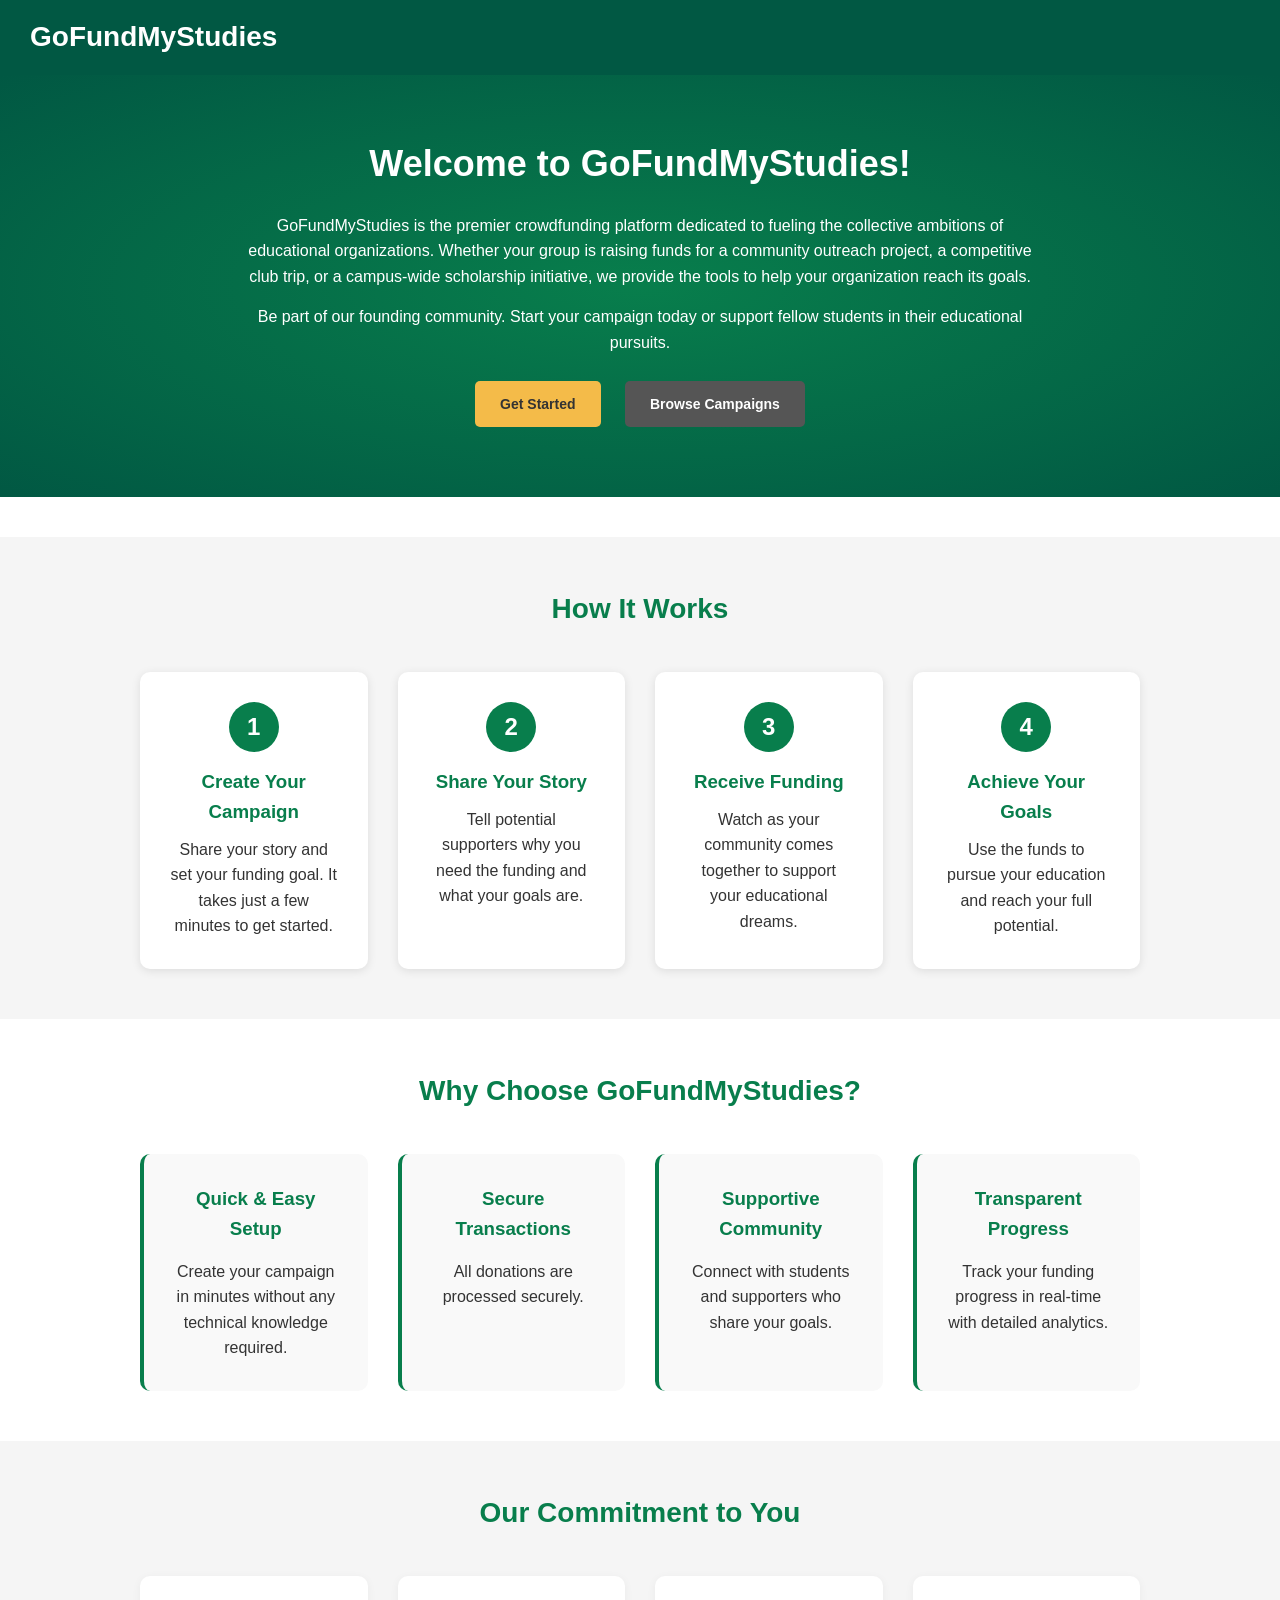
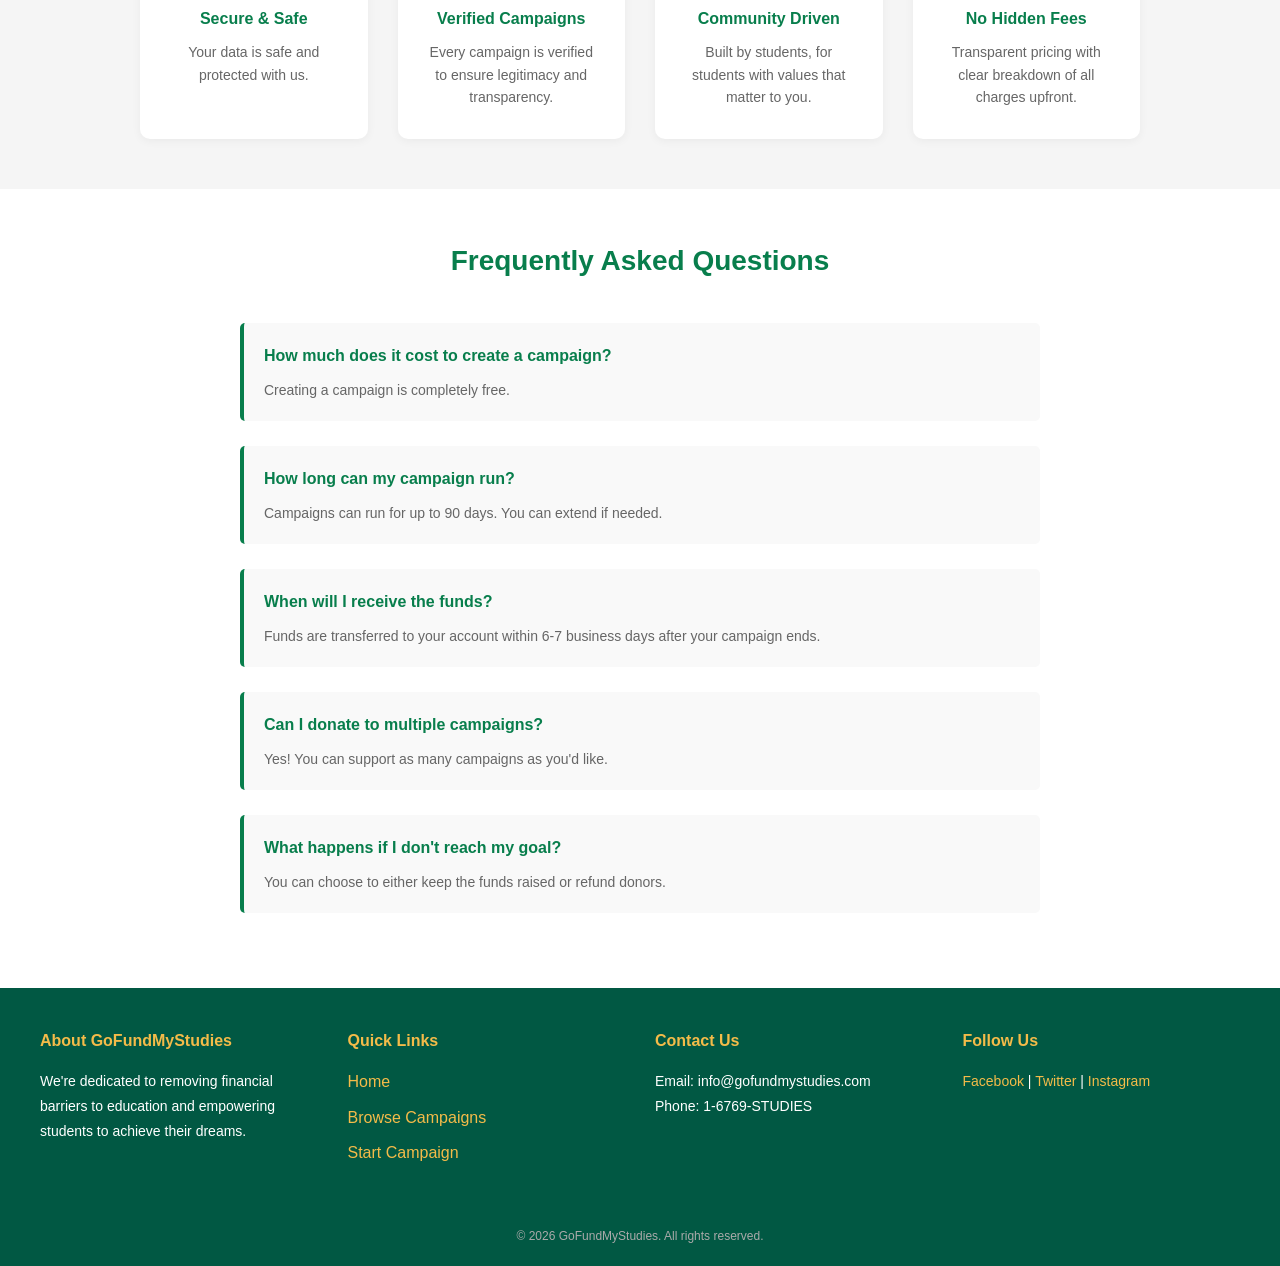
<file: index.html>
<!DOCTYPE html>
<html lang="en">
<head>
    <meta charset="UTF-8">
    <meta name="viewport" content="width=device-width, initial-scale=1.0">
    <title>GoFundMyStudies</title>
    <link rel="stylesheet" href="style.css">
</head>
<body>
    <div class="header">
        <h1><a href="index.html" style="color:inherit;text-decoration:none;">GoFundMyStudies</a></h1>
    </div>

    <div class="hero">
        <div class="hero-content">
            <h2>Welcome to GoFundMyStudies!</h2>
            <p>GoFundMyStudies is the premier crowdfunding platform dedicated to fueling the collective ambitions of educational organizations. Whether your group is raising funds for a community outreach project, a competitive club trip, or a campus-wide scholarship initiative, we provide the tools to help your organization reach its goals.</p>
            <p>Be part of our founding community. Start your campaign today or support fellow students in their educational pursuits.</p>
            <a href="signup.html" class="signup" id="getStartedBtn">Get Started</a>
            <a href="browse.html" class="secondary-btn">Browse Campaigns</a>
        </div>
    </div>

    <div class="how-it-works">
        <h2>How It Works</h2>
        <div class="steps-container">
            <div class="step">
                <div class="step-number">1</div>
                <h3>Create Your Campaign</h3>
                <p>Share your story and set your funding goal. It takes just a few minutes to get started.</p>
            </div>
            <div class="step">
                <div class="step-number">2</div>
                <h3>Share Your Story</h3>
                <p>Tell potential supporters why you need the funding and what your goals are.</p>
            </div>
            <div class="step">
                <div class="step-number">3</div>
                <h3>Receive Funding</h3>
                <p>Watch as your community comes together to support your educational dreams.</p>
            </div>
            <div class="step">
                <div class="step-number">4</div>
                <h3>Achieve Your Goals</h3>
                <p>Use the funds to pursue your education and reach your full potential.</p>
            </div>
        </div>
    </div>

    <div class="features">
        <h2>Why Choose GoFundMyStudies?</h2>
        <div class="features-container">
            <div class="feature-card">
                <h3>Quick & Easy Setup</h3>
                <p>Create your campaign in minutes without any technical knowledge required.</p>
            </div>
            <div class="feature-card">
                <h3>Secure Transactions</h3>
                <p>All donations are processed securely.</p>
            </div>
            <div class="feature-card">
                <h3>Supportive Community</h3>
                <p>Connect with students and supporters who share your goals.</p>
            </div>
            <div class="feature-card">
                <h3>Transparent Progress</h3>
                <p>Track your funding progress in real-time with detailed analytics.</p>
            </div>
        </div>
    </div>

    <div class="trust-elements">
        <h2>Our Commitment to You</h2>
        <div class="trust-container">
            <div class="trust-item">
                <h3>Secure & Safe</h3>
                <p>Your data is safe and protected with us.</p>
            </div>
            <div class="trust-item">
                <h3>Verified Campaigns</h3>
                <p>Every campaign is verified to ensure legitimacy and transparency.</p>
            </div>
            <div class="trust-item">
                <h3>Community Driven</h3>
                <p>Built by students, for students with values that matter to you.</p>
            </div>
            <div class="trust-item">
                <h3>No Hidden Fees</h3>
                <p>Transparent pricing with clear breakdown of all charges upfront.</p>
            </div>
        </div>
    </div>

    <div class="faq">
        <h2>Frequently Asked Questions</h2>
        <div class="faq-container">
            <div class="faq-item">
                <h3>How much does it cost to create a campaign?</h3>
                <p>Creating a campaign is completely free.</p>
            </div>
            <div class="faq-item">
                <h3>How long can my campaign run?</h3>
                <p>Campaigns can run for up to 90 days. You can extend if needed.</p>
            </div>
            <div class="faq-item">
                <h3>When will I receive the funds?</h3>
                <p>Funds are transferred to your account within 6-7 business days after your campaign ends.</p>
            </div>
            <div class="faq-item">
                <h3>Can I donate to multiple campaigns?</h3>
                <p>Yes! You can support as many campaigns as you'd like.</p>
            </div>
            <div class="faq-item">
                <h3>What happens if I don't reach my goal?</h3>
                <p>You can choose to either keep the funds raised or refund donors.</p>
            </div>
        </div>
    </div>

    <footer class="footer">
        <div class="footer-content">
            <div class="footer-section">
                <h4>About GoFundMyStudies</h4>
                <p>We're dedicated to removing financial barriers to education and empowering students to achieve their dreams.</p>
            </div>
            <div class="footer-section">
                <h4>Quick Links</h4>
                <ul>
                    <li><a href="#home">Home</a></li>
                    <li><a href="browse.html">Browse Campaigns</a></li>
                    <li><a href="create-post.html">Start Campaign</a></li>
                </ul>
            </div>
            <div class="footer-section">
                <h4>Contact Us</h4>
                <p>Email: info@gofundmystudies.com</p>
                <p>Phone: 1-6769-STUDIES</p>
            </div>
            <div class="footer-section">
                <h4>Follow Us</h4>
                <p>
                    <a href="#facebook">Facebook</a> | 
                    <a href="#twitter">Twitter</a> | 
                    <a href="#instagram">Instagram</a>
                </p>
            </div>
        </div>
        <div class="footer-bottom">
            <p>&copy; 2026 GoFundMyStudies. All rights reserved.</p>
        </div>
    </footer>

    <script>
        document.addEventListener("DOMContentLoaded", function() {
            // Check if a user is currently logged in
            const currentUser = localStorage.getItem('currentUser');
            const getStartedBtn = document.getElementById('getStartedBtn');

            // If a user is logged in, change the "Get Started" button to go to the dashboard instead
            if (currentUser) {
                const userData = JSON.parse(currentUser);
                getStartedBtn.href = "dashboard.html";
                getStartedBtn.textContent = "Go to Dashboard";
            }
        });
    </script>
</body>
</html>
</file>
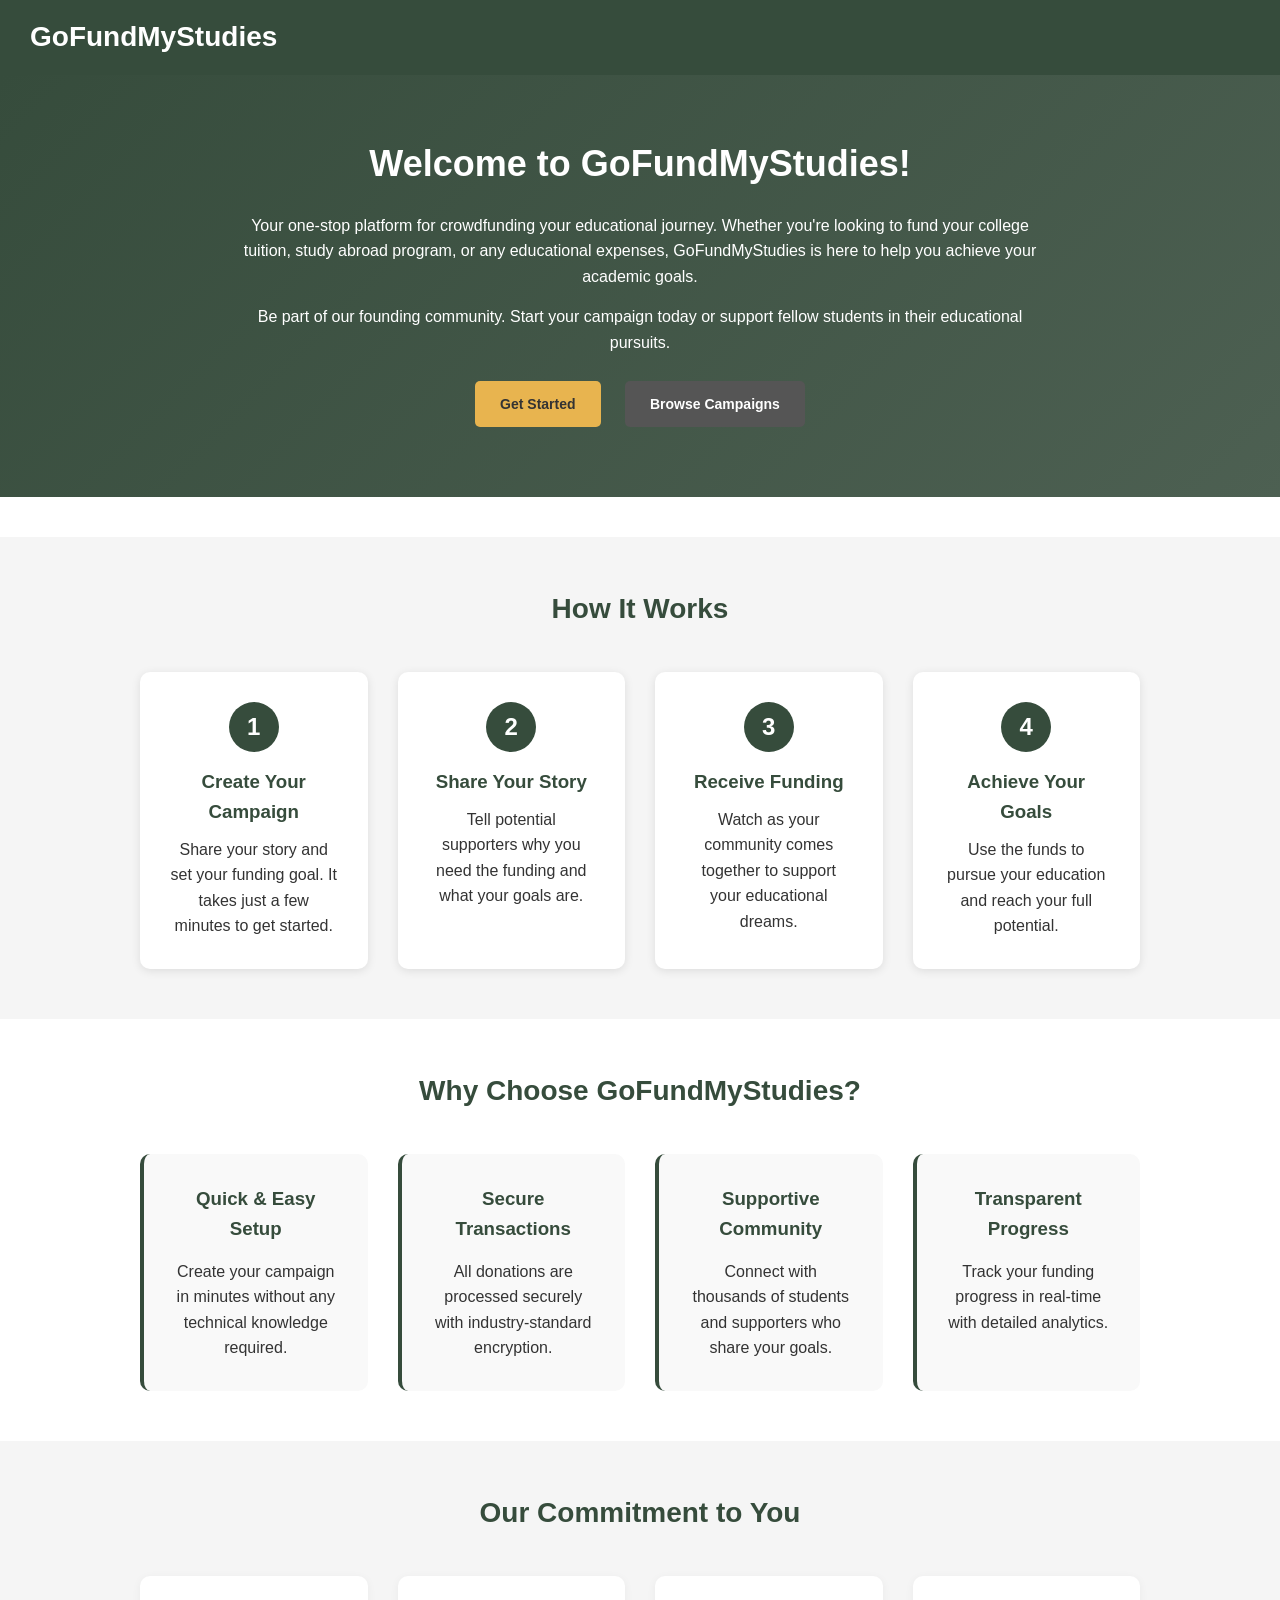
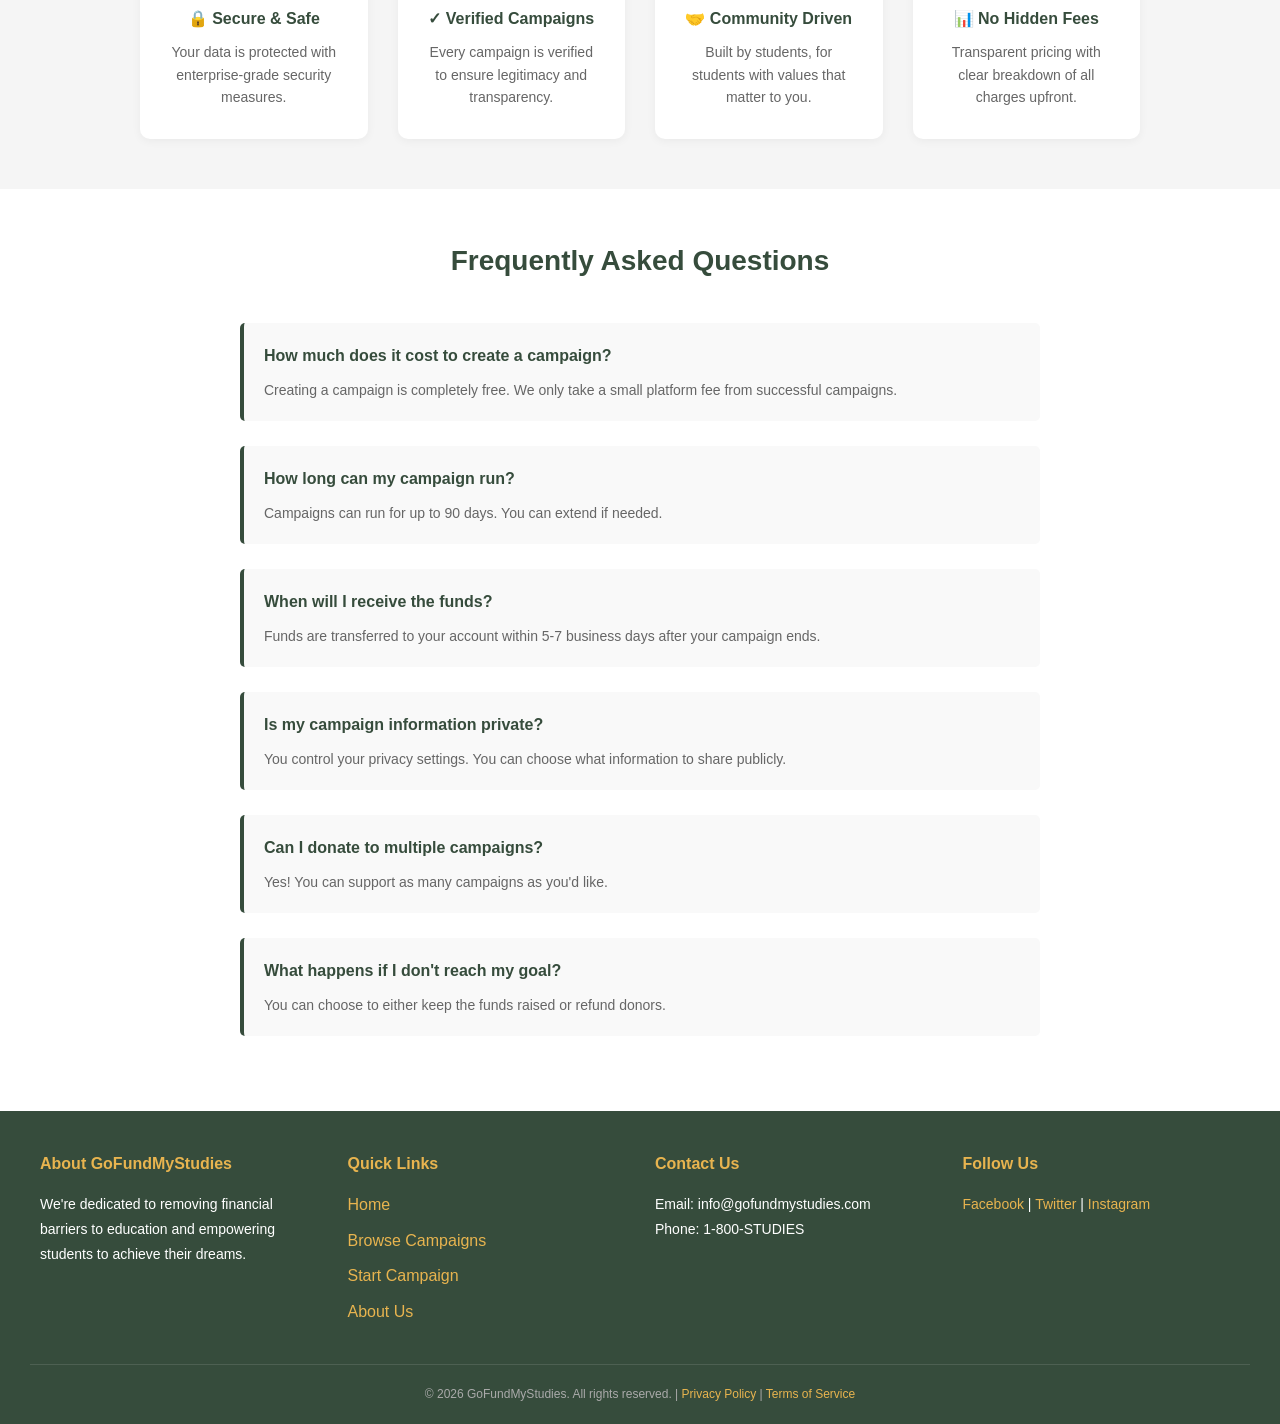
<file: code/index.html>
<!DOCTYPE html>
<html lang="en">
<head>
    <meta charset="UTF-8">
    <meta name="viewport" content="width=device-width, initial-scale=1.0">
    <title>GoFundMyStudies</title>
    <link rel="stylesheet" href="style.css">
</head>
<body>
    <div class="header">
        <h1>GoFundMyStudies</h1>
    </div>

    <!-- Hero Section -->
    <div class="hero">
        <div class="hero-content">
            <h2>Welcome to GoFundMyStudies!</h2>
            <p>Your one-stop platform for crowdfunding your educational journey. Whether you're looking to fund your college tuition, study abroad program, or any educational expenses, GoFundMyStudies is here to help you achieve your academic goals.</p>
            <p>Be part of our founding community. Start your campaign today or support fellow students in their educational pursuits.</p>
            <a href="signup.html" class="signup">Get Started</a>
            <a href="browse.html" class="secondary-btn">Browse Campaigns</a>
        </div>
    </div>

    <!-- How It Works Section -->
    <div class="how-it-works">
        <h2>How It Works</h2>
        <div class="steps-container">
            <div class="step">
                <div class="step-number">1</div>
                <h3>Create Your Campaign</h3>
                <p>Share your story and set your funding goal. It takes just a few minutes to get started.</p>
            </div>
            <div class="step">
                <div class="step-number">2</div>
                <h3>Share Your Story</h3>
                <p>Tell potential supporters why you need the funding and what your goals are.</p>
            </div>
            <div class="step">
                <div class="step-number">3</div>
                <h3>Receive Funding</h3>
                <p>Watch as your community comes together to support your educational dreams.</p>
            </div>
            <div class="step">
                <div class="step-number">4</div>
                <h3>Achieve Your Goals</h3>
                <p>Use the funds to pursue your education and reach your full potential.</p>
            </div>
        </div>
    </div>

    <!-- Features Section -->
    <div class="features">
        <h2>Why Choose GoFundMyStudies?</h2>
        <div class="features-container">
            <div class="feature-card">
                <h3>Quick & Easy Setup</h3>
                <p>Create your campaign in minutes without any technical knowledge required.</p>
            </div>
            <div class="feature-card">
                <h3>Secure Transactions</h3>
                <p>All donations are processed securely with industry-standard encryption.</p>
            </div>
            <div class="feature-card">
                <h3>Supportive Community</h3>
                <p>Connect with thousands of students and supporters who share your goals.</p>
            </div>
            <div class="feature-card">
                <h3>Transparent Progress</h3>
                <p>Track your funding progress in real-time with detailed analytics.</p>
            </div>
        </div>
    </div>

    <!-- Trust Elements Section -->
    <div class="trust-elements">
        <h2>Our Commitment to You</h2>
        <div class="trust-container">
            <div class="trust-item">
                <h3>🔒 Secure & Safe</h3>
                <p>Your data is protected with enterprise-grade security measures.</p>
            </div>
            <div class="trust-item">
                <h3>✓ Verified Campaigns</h3>
                <p>Every campaign is verified to ensure legitimacy and transparency.</p>
            </div>
            <div class="trust-item">
                <h3>🤝 Community Driven</h3>
                <p>Built by students, for students with values that matter to you.</p>
            </div>
            <div class="trust-item">
                <h3>📊 No Hidden Fees</h3>
                <p>Transparent pricing with clear breakdown of all charges upfront.</p>
            </div>
        </div>
    </div>

    <!-- FAQ Section -->
    <div class="faq">
        <h2>Frequently Asked Questions</h2>
        <div class="faq-container">
            <div class="faq-item">
                <h3>How much does it cost to create a campaign?</h3>
                <p>Creating a campaign is completely free. We only take a small platform fee from successful campaigns.</p>
            </div>
            <div class="faq-item">
                <h3>How long can my campaign run?</h3>
                <p>Campaigns can run for up to 90 days. You can extend if needed.</p>
            </div>
            <div class="faq-item">
                <h3>When will I receive the funds?</h3>
                <p>Funds are transferred to your account within 5-7 business days after your campaign ends.</p>
            </div>
            <div class="faq-item">
                <h3>Is my campaign information private?</h3>
                <p>You control your privacy settings. You can choose what information to share publicly.</p>
            </div>
            <div class="faq-item">
                <h3>Can I donate to multiple campaigns?</h3>
                <p>Yes! You can support as many campaigns as you'd like.</p>
            </div>
            <div class="faq-item">
                <h3>What happens if I don't reach my goal?</h3>
                <p>You can choose to either keep the funds raised or refund donors.</p>
            </div>
        </div>
    </div>

    <!-- Footer -->
    <footer class="footer">
        <div class="footer-content">
            <div class="footer-section">
                <h4>About GoFundMyStudies</h4>
                <p>We're dedicated to removing financial barriers to education and empowering students to achieve their dreams.</p>
            </div>
            <div class="footer-section">
                <h4>Quick Links</h4>
                <ul>
                    <li><a href="#home">Home</a></li>
                    <li><a href="browse.html">Browse Campaigns</a></li>
                    <li><a href="signup.html">Start Campaign</a></li>
                    <li><a href="#about">About Us</a></li>
                </ul>
            </div>
            <div class="footer-section">
                <h4>Contact Us</h4>
                <p>Email: info@gofundmystudies.com</p>
                <p>Phone: 1-800-STUDIES</p>
            </div>
            <div class="footer-section">
                <h4>Follow Us</h4>
                <p>
                    <a href="#facebook">Facebook</a> | 
                    <a href="#twitter">Twitter</a> | 
                    <a href="#instagram">Instagram</a>
                </p>
            </div>
        </div>
        <div class="footer-bottom">
            <p>&copy; 2026 GoFundMyStudies. All rights reserved. | <a href="#privacy">Privacy Policy</a> | <a href="#terms">Terms of Service</a></p>
        </div>
    </footer>
</body>
</html>
</file>
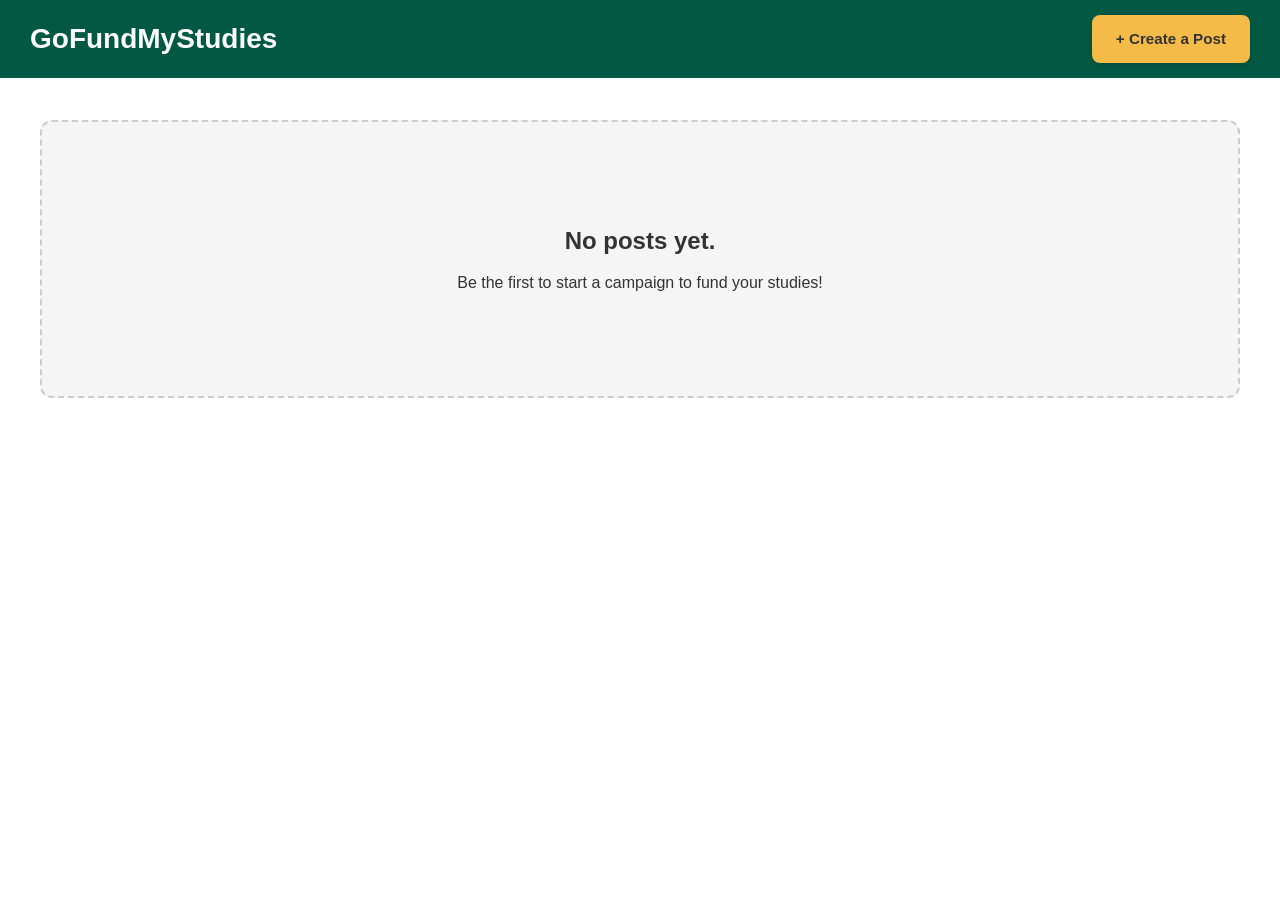
<file: browse.html>
<!DOCTYPE html>
<html lang="en">
<head>
    <meta charset="UTF-8">
    <meta name="viewport" content="width=device-width, initial-scale=1.0">
    <title>Browse - GoFundMyStudies</title>
    <link rel="stylesheet" href="style.css">
    <style>
        * {
            box-sizing: border-box;
            margin: 0;
            padding: 0;
        }
        
        .btn-create {
            background-color: var(--color-secondary);
            color: var(--color-dark);
            padding: 12px 24px;
            text-decoration: none;
            border-radius: 8px;
            font-weight: bold;
            font-size: 0.95rem;
            transition: background-color 0.2s ease, transform 0.1s ease;
            box-shadow: 0 2px 5px rgba(0,0,0,0.15);
        }

        .btn-create:hover {
            background-color: var(--color-secondary-dark);
            color: var(--color-light);
        }

        .content-container {
            display: grid;
            grid-template-columns: repeat(auto-fill, minmax(400px, 1fr));
            gap: 30px;
            padding: 40px;
            max-width: 1400px;
            margin: 80px auto 0;
        }

        .empty-message {
            grid-column: 1 / -1;
            text-align: center;
            padding: 100px 20px;
            background-color: var(--color-surface);
            border-radius: 12px;
            border: 2px dashed #ccc;
        }

        .empty-message h2 {
            color: var(--color-dark);
            font-size: 1.5rem;
            margin-bottom: 10px;
        }

        .mini-card {
            background-color: var(--color-light);
            border-radius: 12px;
            display: flex;
            flex-direction: column; 
            gap: 20px;
            padding: 25px;
            text-align: left;
            box-shadow: 0 4px 15px rgba(0,0,0,0.1);
            text-decoration: none;
            color: inherit;
            cursor: pointer;
            transition: transform 0.2s ease, box-shadow 0.2s ease;
        }

        .mini-card:hover {
            transform: translateY(-8px);
            box-shadow: 0 12px 25px rgba(0,0,0,0.15);
        }

        .picture-placeholder {
            background-color: var(--color-muted);
            width: 100%;
            height: 250px;
            border-radius: 8px;
            background-size: cover;
            background-position: center;
        }

        .profile-section {
            display: flex;
            align-items: center;
            gap: 15px;
        }

        .avatar-circle {
            background-color: var(--color-primary);
            border-radius: 50%;
            width: 50px;
            height: 50px;
            flex-shrink: 0;
            display: flex;
            align-items: center;
            justify-content: center;
            color: #fff;
            font-weight: bold;
            font-size: 1.1rem;
            text-transform: uppercase;
        }

        .profile-details h2 {
            font-size: 1.25rem;
            font-weight: bold;
            margin-bottom: 4px;
        }

        .profile-details .author-name {
            font-size: 0.9rem;
            font-weight: 600;
            color: var(--color-primary);
            margin-bottom: 2px;
        }

        .profile-details .author-org {
            color: #888;
            font-size: 0.82rem;
        }

        .profile-details p {
            color: #666;
            font-size: 1rem;
            line-height: 1.4;
        }

        .card-meta {
            display: flex;
            flex-direction: column;
            gap: 8px;
        }

        .progress-bar-wrap {
            background-color: var(--color-border);
            border-radius: 999px;
            height: 8px;
            overflow: hidden;
            width: 100%;
        }

        .progress-bar-fill {
            height: 100%;
            background-color: var(--color-primary);
            border-radius: 999px;
            transition: width 0.4s ease;
        }

        .progress-labels {
            display: flex;
            justify-content: space-between;
            font-size: 0.8rem;
            color: var(--color-muted);
        }

        .progress-labels .raised-amt {
            font-weight: 700;
            color: var(--color-primary);
        }

        .deadline-tag {
            font-size: 0.78rem;
            color: var(--color-muted);
        }

        .deadline-tag span {
            font-weight: 600;
            color: var(--color-dark);
        }

        @media (max-width: 500px) {
            .header {
                display: flex;
                flex-direction: row;
                justify-content: space-between;
                align-items: center;
                padding: 15px;
            }

            .btn-create {
                padding: 6px 12px;
                font-size: 0.82rem;
                border-radius: 6px;
                white-space: nowrap;
            }

            .content-container {
                grid-template-columns: 1fr;
                padding: 20px 15px;
                margin-top: 70px;
            }
        }
    </style>
</head>
<body>
    <div class="header">
        <h1><a href="index.html" style="color:inherit;text-decoration:none;">GoFundMyStudies</a></h1>
        <a href="create-post.html" class="btn-create">+ Create a Post</a>
    </div>

    <main class="content-container" id="contentContainer">
    </main>

    <script>
        document.addEventListener("DOMContentLoaded", function() {
            const container = document.getElementById('contentContainer');

            // Load saved posts and users from localStorage
            let posts = JSON.parse(localStorage.getItem('studyPosts')) || [];
            const users = JSON.parse(localStorage.getItem('users')) || [];

            // Build a quick lookup map
            const userMap = {};
            users.forEach(u => { userMap[u.username.toLowerCase()] = u; });

            // If there are no posts, show a placeholder message
            if (posts.length === 0) {
                container.innerHTML = `
                    <div class="empty-message">
                        <h2>No posts yet.</h2>
                        <p>Be the first to start a campaign to fund your studies!</p>
                    </div>
                `;
            } else {
                // Loop through each post and build a card HTML string
                let cardsHTML = '';
                posts.forEach(post => {
                    // Use the post image as a background if it exists
                    const imageStyle = post.image 
                        ? `background-image: url('${post.image}');` 
                        : '';

                    // Look up author details using the userMap
                    const authorUser = userMap[(post.author || '').toLowerCase()];
                    const authorName = post.author || 'Unknown';
                    const authorOrg  = authorUser ? authorUser.org : '';

                    // Get the first letter of the author's name for the avatar circle
                    const initial = authorName.charAt(0).toUpperCase();

                    // Build each card as a link to the post's details page
                    // Build progress bar data
                    const raised = Number(post.totalRaised || 0);
                    const target = Number(post.targetAmount || 0);
                    const pct = target > 0 ? Math.min(100, (raised / target) * 100).toFixed(1) : null;

                    // Build deadline display
                    let deadlineHTML = '';
                    if (post.endDate) {
                        const end = new Date(post.endDate + 'T00:00:00');
                        const now = new Date();
                        const diffDays = Math.ceil((end - now) / (1000 * 60 * 60 * 24));
                        const dateStr = end.toLocaleDateString('en-PH', { month: 'short', day: 'numeric', year: 'numeric' });
                        const daysLabel = diffDays > 0 ? `${diffDays} day${diffDays !== 1 ? 's' : ''} left` : 'Ended';
                        deadlineHTML = `<p class="deadline-tag">Ends <span>${dateStr}</span> · ${daysLabel}</p>`;
                    }

                    // Build progress bar HTML
                    let progressHTML = '';
                    if (pct !== null) {
                        progressHTML = `
                            <div class="card-meta">
                                <div class="progress-bar-wrap">
                                    <div class="progress-bar-fill" style="width: ${pct}%"></div>
                                </div>
                                <div class="progress-labels">
                                    <span class="raised-amt">₱${raised.toLocaleString('en-PH', {minimumFractionDigits:2, maximumFractionDigits:2})} raised</span>
                                    <span>of ₱${target.toLocaleString('en-PH', {minimumFractionDigits:2, maximumFractionDigits:2})} goal</span>
                                </div>
                                ${deadlineHTML}
                            </div>`;
                    } else if (deadlineHTML) {
                        progressHTML = `<div class="card-meta">${deadlineHTML}</div>`;
                    }

                    cardsHTML += `
                        <a href="post-details.html?id=${post.id}" class="mini-card">
                            <div class="picture-placeholder" style="${imageStyle}"></div>
                            <div class="profile-section">
                                <div class="avatar-circle">${initial}</div>
                                <div class="profile-details">
                                    <h2>${post.title}</h2>
                                    <p class="author-name">${authorName}${authorOrg ? ` · <span class="author-org">${authorOrg}</span>` : ''}</p>
                                    <p>${post.details}</p>
                                </div>
                            </div>
                            ${progressHTML}
                        </a>
                    `;
                });

                // Inject all generated cards into the page
                container.innerHTML = cardsHTML;
            }
        });
    </script>

</body>
</html>
</file>
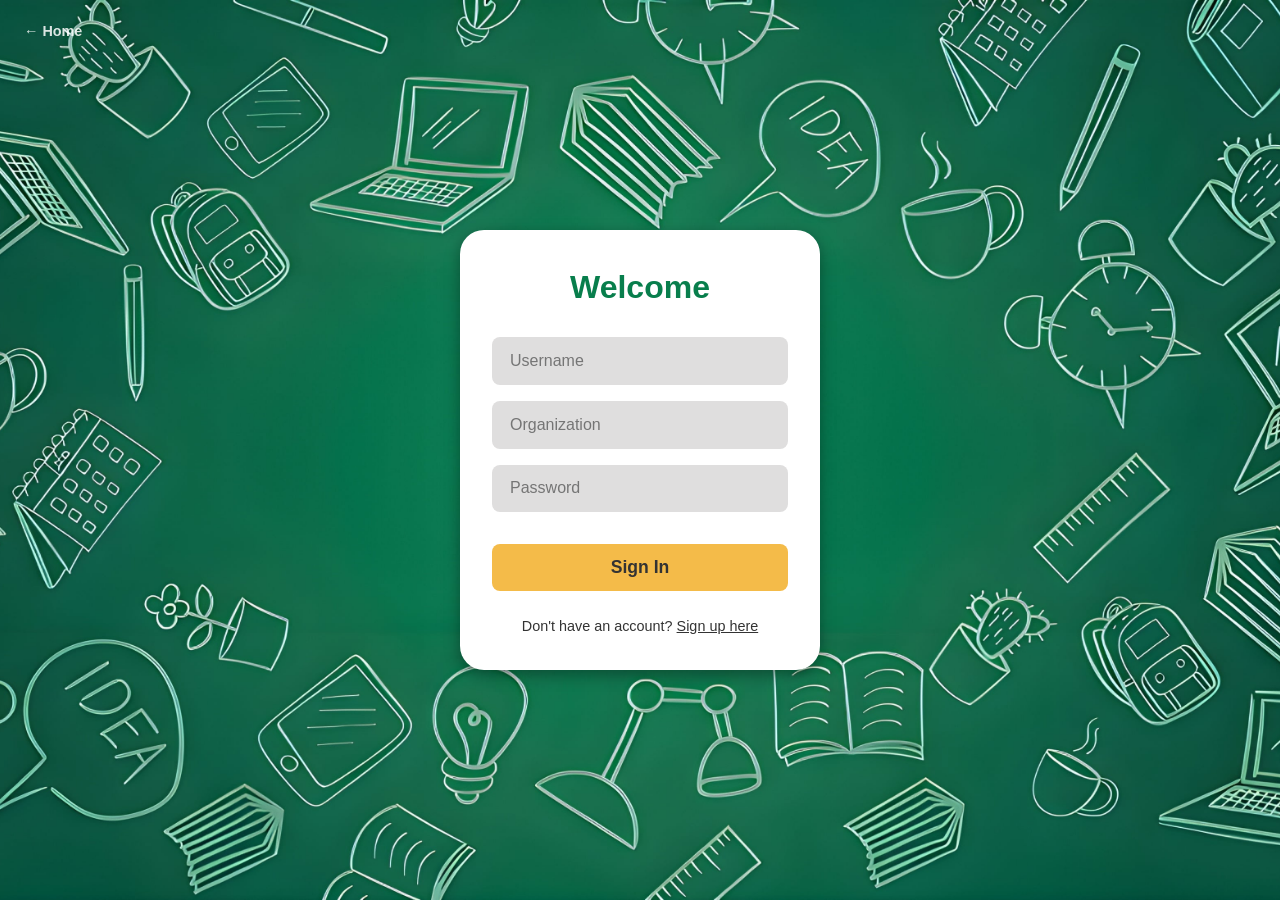
<file: create-post.html>
<!DOCTYPE html>
<html lang="en">
<head>
    <meta charset="UTF-8">
    <meta name="viewport" content="width=device-width, initial-scale=1.0">
    <title>Create a Post</title>
    <link rel="stylesheet" href="style.css">
    <link href="https://cdn.quilljs.com/1.3.6/quill.snow.css" rel="stylesheet">
    
    <style>
        body {
            background-color: var(--color-light);
            font-family: Arial, sans-serif;
            margin: 0;
            padding: 0;
        }

        .form-container {
            max-width: 900px; 
            margin: 50px auto; 
            background: var(--color-white); 
            padding: 40px; 
            border-radius: 8px; 
            box-shadow: 0 4px 12px rgba(0,0,0,0.08); 
            margin-top: 100px;
        }

        h2 {
            margin-top: 0;
            margin-bottom: 30px;
            color: var(--color-dark);
        }

        .form-grid {
            display: grid;
            grid-template-columns: 1fr 1fr;
            gap: 30px;
        }

        @media (max-width: 768px) {
            .form-grid {
                grid-template-columns: 1fr;
            }
        }

        .form-group { 
            margin-bottom: 20px; 
            display: flex; 
            flex-direction: column; 
        }

        label { 
            margin-bottom: 8px; 
            font-weight: bold; 
            color: var(--color-dark);
            font-size: 0.95rem;
        }

        input, select { 
            padding: 12px; 
            border: 1px solid var(--color-border); 
            border-radius: 6px; 
            font-size: 1rem; 
            outline: none;
            transition: border-color 0.2s;
        }

        input:focus {
            border-color: var(--color-input);
        }

        .image-uploader-box {
            border: 2px dashed var(--color-border);
            border-radius: 8px;
            background: var(--color-light);
            display: flex;
            flex-direction: column;
            align-items: center;
            justify-content: center;
            padding: 20px;
            text-align: center;
            cursor: pointer;
            position: relative;
            width: 100%;
            height: 250px; 
            box-sizing: border-box;
            overflow: hidden;
            transition: border-color 0.2s, background-color 0.2s;
        }

        .image-uploader-box:hover {
            border-color: var(--color-input);
            background: var(--color-light);
        }

        .image-uploader-box input[type="file"] {
            position: absolute;
            top: 0;
            left: 0;
            width: 100%;
            height: 100%;
            opacity: 0;
            cursor: pointer;
            z-index: 2;
        }

        .uploader-placeholder {
            display: flex;
            flex-direction: column;
            align-items: center;
            color: var(--color-input);
        }

        .uploader-placeholder svg {
            width: 60px;
            height: 60px;
            margin-bottom: 15px;
            fill: var(--color-input);
        }

        .image-preview {
            width: 100%;
            height: 100%;
            object-fit: contain; 
            border-radius: 6px;
            display: none;
            position: absolute;
            top: 0;
            left: 0;
            z-index: 1;
        }

        .editor-container {
            height: 250px;
            background: var(--color-light);
            border-bottom-left-radius: 6px;
            border-bottom-right-radius: 6px;
        }

        .ql-toolbar {
            border-top-left-radius: 6px;
            border-top-right-radius: 6px;
            background: var(--color-surface);
        }

        button.submit-btn { 
            padding: 14px;
            background: var(--color-input); 
            color: var(--color-button-alt); 
            border: none; 
            border-radius: 6px; 
            cursor: pointer; 
            font-size: 1rem; 
            font-weight: bold;
            margin-top: 20px;
            width: 100%;
            transition: background 0.2s;
        }
        
        button.submit-btn:hover { 
            background: var(--color-button-alt-hover); 
        }
    </style>
</head>
<body>

    <div class="header">
        <h1><a href="index.html" style="color:inherit;text-decoration:none;">GoFundMyStudies</a></h1>
    </div>

    <div class="form-container">
        <h2>Start a New Fundraiser</h2>
        
        <form id="postForm">
            <div class="form-grid">
                <div class="form-left">
                    <div class="form-group">
                        <label for="postTitle">Campaign Title</label>
                        <input type="text" id="postTitle" required placeholder="e.g., Need funds for chemistry books">
                    </div>
                    <div class="form-group">
                        <label for="targetAmount">Funding Goal (₱)</label>
                        <input type="number" id="targetAmount" required placeholder="e.g., 50000" min="1" step="any">
                    </div>
                    <div class="form-group">
                        <label for="endDate">Campaign End Date</label>
                        <input type="date" id="endDate" required>
                    </div>
                </div>

                <div class="form-right">
                    <div class="form-group">
                        <label>Campaign Cover Image</label>
                        <div class="image-uploader-box">
                            <div class="uploader-placeholder" id="uploaderPlaceholder">
                                <svg viewBox="0 0 24 24">
                                    <path d="M19 3H5c-1.1 0-2 .9-2 2v14c0 1.1.9 2 2 2h14c1.1 0 2-.9 2-2V5c0-1.1-.9-2-2-2zm0 16H5V5h14v14zm-5.04-6.71l-2.75 3.54-1.96-2.36L6.5 17h11l-3.54-4.71z"/>
                                </svg>
                                <span>SELECT IMAGE</span>
                            </div>
                            <img src="" alt="Preview" class="image-preview" id="imagePreview">
                            <input type="file" id="imageInput" accept="image/*">
                        </div>
                    </div>
                </div>
            </div>

            <div class="form-group" style="margin-top: 25px;">
                <label>Details / Description</label>
                <div id="editor" class="editor-container"></div>
            </div>

            <button type="submit" class="submit-btn">Publish Post</button>
        </form>
    </div>

    <script src="https://cdn.quilljs.com/1.3.6/quill.js"></script>
    <script>
        // If no user is logged in, block access and redirect to the sign-in page
        const currentUser = JSON.parse(localStorage.getItem('currentUser'));
        if (!currentUser) {
            alert("Please log in first to publish an operational post.");
            window.location.href = "signup.html";
        }

        // Set up the Quill rich text editor with a toolbar for formatting options
        var quill = new Quill('#editor', {
            theme: 'snow',
            placeholder: 'Explain what you need the funds for...',
            modules: {
                toolbar: [
                    [{ 'header': [1, 2, 3, false] }],
                    ['bold', 'italic', 'underline', 'strike'],
                    [{ 'align': [] }],
                    [{ 'list': 'ordered'}, { 'list': 'bullet' }],
                    [{ 'indent': '-1'}, { 'indent': '+1' }],
                    ['blockquote', 'link', 'image', 'video', 'clean']
                ]
            }
        });

        // Set minimum date for end date picker to today
        const today = new Date().toISOString().split('T')[0];
        document.getElementById('endDate').setAttribute('min', today);

        const imageInput = document.getElementById('imageInput');
        const imagePreview = document.getElementById('imagePreview');
        const uploaderPlaceholder = document.getElementById('uploaderPlaceholder');

        // When the user picks an image, show a live preview inside the upload box
        imageInput.addEventListener('change', function() {
            const file = this.files[0];
            const uploaderBox = document.querySelector('.image-uploader-box');
            
            if (file) {
                const reader = new FileReader();
                reader.addEventListener('load', function() {
                    // Display the chosen image and hide the placeholder icon
                    imagePreview.setAttribute('src', this.result);
                    imagePreview.style.display = 'block';
                    uploaderPlaceholder.style.display = 'none';
                    uploaderBox.style.background = '#222'; 
                    uploaderBox.style.borderColor = '#222';
                });
                reader.readAsDataURL(file);
            } else {
                // If no file is selected, reset the upload box back to its default state
                imagePreview.style.display = 'none';
                uploaderPlaceholder.style.display = 'flex';
                uploaderBox.style.background = '#fafafa';
                uploaderBox.style.borderColor = '#ccc';
            }
        });

        // Handle form submission when the user clicks "Publish Post"
        document.getElementById('postForm').addEventListener('submit', function(e) {
            e.preventDefault(); // Stop the page from refreshing on submit
            
            const title = document.getElementById('postTitle').value;
            const textPreview = quill.getText().trim();
            const richTextDetails = quill.root.innerHTML;
            const imageFile = imageInput.files[0];
            const targetAmount = parseFloat(document.getElementById('targetAmount').value) || 0;
            const endDate = document.getElementById('endDate').value;

            // Build the new campaign object with all relevant data
            const newCampaign = {
                id: Date.now(),
                title: title,
                details: textPreview.length > 100 ? textPreview.substring(0, 100) + '...' : textPreview,
                fullDetails: richTextDetails, 
                author: currentUser.username,
                raised: "₱0.00",
                status: "Live",
                targetAmount: targetAmount,
                endDate: endDate
            };

            // Save the campaign to localStorage, then redirect to the browse page
            const saveAndRedirect = (postToSave) => {
                let posts = JSON.parse(localStorage.getItem('studyPosts')) || [];
                posts.unshift(postToSave); 
                localStorage.setItem('studyPosts', JSON.stringify(posts));
                alert("Campaign published successfully!");
                window.location.href = 'browse.html';
            };

            // If an image was uploaded, convert it to base64 before saving
            if (imageFile) {
                const reader = new FileReader();
                reader.onload = function(event) {
                    newCampaign.image = event.target.result;
                    saveAndRedirect(newCampaign);
                };
                reader.readAsDataURL(imageFile);
            } else {
                // No image provided, save the campaign with an empty image field
                newCampaign.image = "";
                saveAndRedirect(newCampaign);
            }
        });
    </script>
</body>
</html>
</file>
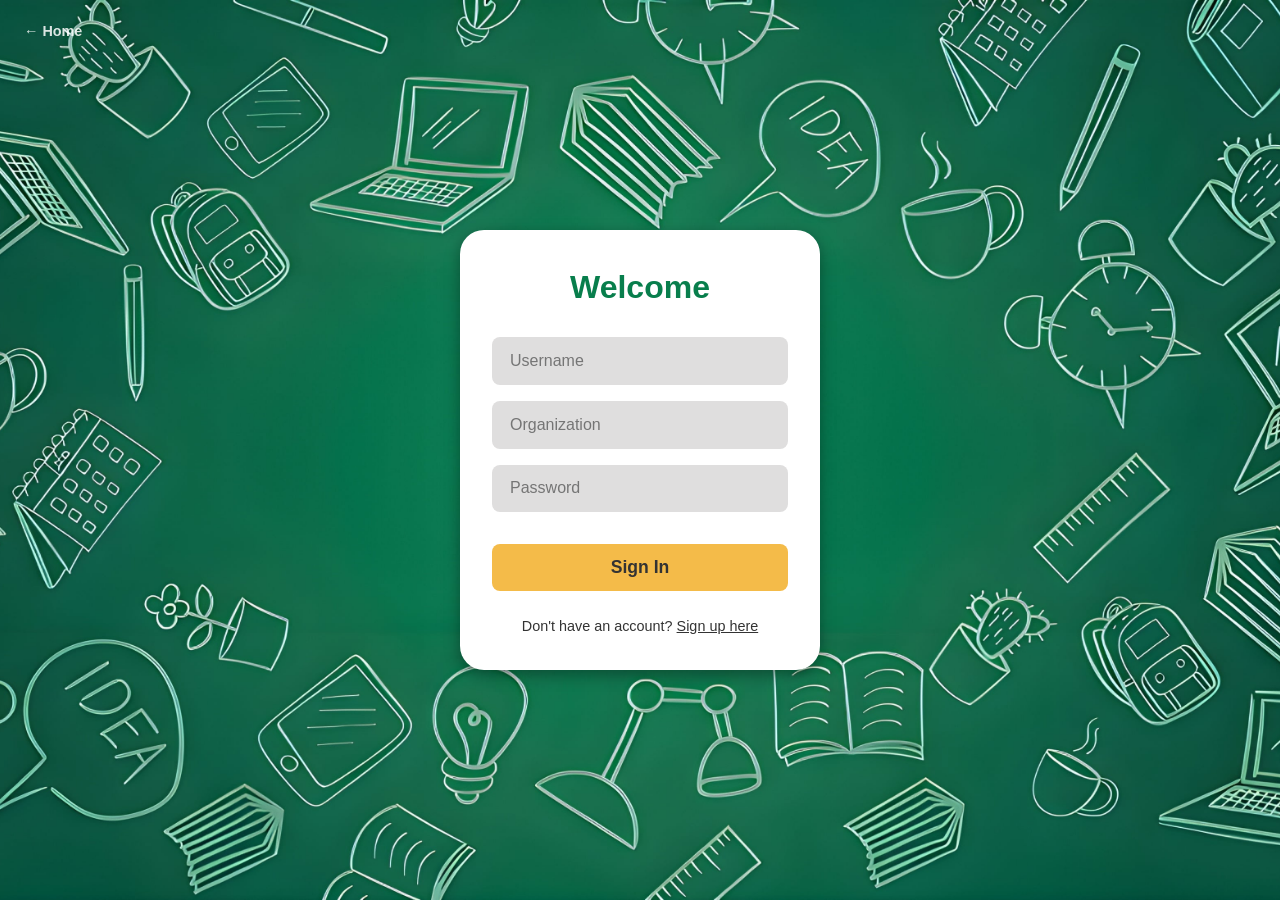
<file: Dashboard.html>
<!DOCTYPE html>
<html lang="en">
<head>
    <meta charset="UTF-8">
    <meta name="viewport" content="width=device-width, initial-scale=1.0">
    <title>Dashboard - GoFundMyStudies</title>
    <link rel="stylesheet" href="style.css">
    <style>
        body {
            background-color: var(--color-surface);
        }

        .welcome-banner {
            background: radial-gradient(var(--color-primary), var(--color-primary-dark));
            color: var(--color-light);
            padding: 28px 40px;
            margin-top: 58px;
            display: flex;
            align-items: center;
            justify-content: space-between;
            gap: 20px;
            flex-wrap: wrap;
        }

        .welcome-text h2 {
            font-size: 1.4rem;
            font-weight: 700;
            margin-bottom: 4px;
        }

        .welcome-text p {
            font-size: 0.95rem;
            opacity: 0.85;
            margin: 0;
        }

        .welcome-actions {
            display: flex;
            gap: 12px;
            flex-wrap: wrap;
            align-items: center;
        }

        .btn-action {
            padding: 10px 22px;
            background-color: var(--color-secondary);
            color: var(--color-dark);
            font-weight: bold;
            font-size: 0.9rem;
            border-radius: 6px;
            text-decoration: none;
            border: none;
            cursor: pointer;
            transition: background-color 0.2s;
            display: inline-block;
            width: auto;
            margin: 0;
        }

        .btn-action:hover {
            background-color: var(--color-secondary-dark);
            color: var(--color-light);
        }

        .btn-logout {
            padding: 10px 22px;
            background: transparent;
            color: var(--color-light);
            border: 2px solid rgba(255, 255, 255, 0.45);
            border-radius: 6px;
            font-weight: bold;
            font-size: 0.9rem;
            cursor: pointer;
            transition: all 0.2s;
            width: auto;
            margin: 0;
        }

        .btn-logout:hover {
            background: rgba(255, 255, 255, 0.12);
            border-color: rgba(255, 255, 255, 0.8);
        }

        .tab-nav {
            background-color: var(--color-light);
            border-bottom: 1px solid var(--color-border);
            display: flex;
            padding: 0 40px;
            gap: 0;
        }

        .tab-btn {
            padding: 16px 22px;
            font-size: 0.93rem;
            font-weight: 600;
            color: var(--color-muted);
            background: none;
            border: none;
            border-bottom: 3px solid transparent;
            cursor: pointer;
            transition: color 0.2s, border-color 0.2s;
            width: auto;
            margin: 0;
            border-radius: 0;
            display: flex;
            align-items: center;
            gap: 8px;
            white-space: nowrap;
        }

        .tab-btn:hover {
            color: var(--color-primary);
            background: transparent;
        }

        .tab-btn.active {
            color: var(--color-primary-dark);
            border-bottom-color: var(--color-primary);
            background: transparent;
        }

        .notif-dot {
            width: 8px;
            height: 8px;
            background-color: var(--color-secondary);
            border-radius: 50%;
            display: none;
            flex-shrink: 0;
        }

        .page-content {
            max-width: 1050px;
            margin: 0 auto;
            padding: 40px;
        }

        .tab-panel {
            display: none;
        }

        .tab-panel.active-panel {
            display: block;
        }

        .dash-card {
            background-color: var(--color-light);
            border-radius: 10px;
            border: 1px solid var(--color-border);
            padding: 30px;
            box-shadow: 0 2px 8px rgba(0,0,0,0.04);
            margin-bottom: 28px;
        }

        .dash-card h3 {
            font-size: 1.2rem;
            color: var(--color-primary-dark);
            margin-bottom: 5px;
        }

        .card-sub {
            color: var(--color-muted);
            font-size: 0.9rem;
            margin-bottom: 22px;
        }

        .posts-table {
            width: 100%;
            border-collapse: collapse;
        }

        .posts-table th,
        .posts-table td {
            padding: 13px 16px;
            border-bottom: 1px solid var(--color-border);
            text-align: left;
            font-size: 0.93rem;
        }

        .posts-table th {
            color: var(--color-muted);
            font-weight: 700;
            font-size: 0.84rem;
            background-color: var(--color-surface);
            text-transform: uppercase;
            letter-spacing: 0.04em;
        }

        .posts-table tr:last-child td {
            border-bottom: none;
        }

        .posts-table td a {
            color: var(--color-primary-dark);
            font-weight: 600;
            text-decoration: none;
        }

        .posts-table td a:hover {
            color: var(--color-primary);
            text-decoration: underline;
        }

        .status-pill {
            display: inline-block;
            padding: 4px 12px;
            border-radius: 4px;
            font-size: 0.8rem;
            font-weight: 700;
        }

        .status-live   { background-color: #e6f4ea; color: #137333; }
        .status-draft  { background-color: #fef7e0; color: #b06000; }

        .table-empty {
            text-align: center;
            padding: 45px 20px;
            color: var(--color-muted);
        }

        .table-empty a {
            color: var(--color-primary);
            font-weight: bold;
            text-decoration: none;
        }

        .notif-item {
            background: var(--color-light);
            border: 1px solid var(--color-border);
            border-left: 5px solid var(--color-primary);
            border-radius: 8px;
            padding: 20px 25px;
            margin-bottom: 15px;
        }

        .notif-item p {
            font-weight: 600;
            font-size: 0.95rem;
            color: var(--color-dark);
            margin-bottom: 5px;
            line-height: 1.5;
        }

        .notif-item span {
            font-size: 0.82rem;
            color: var(--color-muted);
        }

        .empty-state {
            text-align: center;
            padding: 50px 20px;
            color: var(--color-muted);
            font-size: 0.95rem;
        }

        .profile-layout {
            display: grid;
            grid-template-columns: 1fr 250px;
            gap: 28px;
            align-items: start;
        }

        .avatar-card {
            display: flex;
            flex-direction: column;
            align-items: center;
            gap: 14px;
            padding: 30px 20px;
            text-align: center;
        }

        .avatar-wrap {
            position: relative;
            width: 130px;
            height: 130px;
            border-radius: 50%;
            overflow: hidden;
            cursor: pointer;
            background: var(--color-surface);
            border: 2px solid var(--color-border);
            flex-shrink: 0;
        }

        .avatar-wrap .avatar-svg {
            width: 100%;
            height: 100%;
            fill: var(--color-muted);
            padding: 22px;
            box-sizing: border-box;
        }

        .avatar-wrap img.avatar-img {
            width: 100%;
            height: 100%;
            object-fit: cover;
            display: none;
        }

        .avatar-overlay {
            position: absolute;
            inset: 0;
            background: rgba(1, 88, 67, 0.85);
            color: var(--color-light);
            display: flex;
            flex-direction: column;
            align-items: center;
            justify-content: center;
            font-size: 0.75rem;
            font-weight: bold;
            opacity: 0;
            transition: opacity 0.2s;
        }

        .avatar-overlay svg {
            width: 22px;
            height: 22px;
            fill: var(--color-light);
            margin-bottom: 5px;
        }

        .avatar-wrap:hover .avatar-overlay { opacity: 1; }

        .avatar-name {
            font-weight: 700;
            font-size: 1rem;
            color: var(--color-dark);
        }

        .avatar-hint {
            font-size: 0.82rem;
            color: var(--color-muted);
            line-height: 1.4;
            max-width: 180px;
        }

        .form-group {
            display: flex;
            flex-direction: column;
            margin-bottom: 20px;
        }

        .form-group label {
            font-size: 0.87rem;
            font-weight: 700;
            margin-bottom: 8px;
            color: var(--color-dark);
        }

        .form-group input {
            padding: 12px;
            border: 1px solid var(--color-border);
            border-radius: 6px;
            font-size: 0.95rem;
            background-color: var(--color-light);
            color: var(--color-dark);
            outline: none;
            transition: border-color 0.2s, box-shadow 0.2s;
            font-family: inherit;
        }

        .form-group input:focus {
            border-color: var(--color-primary);
            box-shadow: 0 0 0 3px rgba(8, 126, 76, 0.1);
        }

        .form-group input:disabled {
            background-color: var(--color-surface);
            color: var(--color-muted);
            cursor: not-allowed;
        }

        .form-row-2 {
            display: grid;
            grid-template-columns: 1fr 1fr;
            gap: 20px;
        }

        .btn-row {
            display: flex;
            justify-content: flex-end;
            gap: 12px;
            margin-top: 8px;
        }

        .btn {
            padding: 12px 24px;
            font-size: 0.93rem;
            font-weight: bold;
            border-radius: 6px;
            cursor: pointer;
            border: none;
            transition: background-color 0.2s, color 0.2s;
            width: auto;
            margin: 0;
        }

        .btn-ghost {
            background-color: var(--color-input);
            color: var(--color-dark);
        }

        .btn-ghost:hover {
            background-color: #c8c7c7;
        }

        .btn-primary {
            background-color: var(--color-secondary);
            color: var(--color-dark);
        }

        .btn-primary:hover {
            background-color: var(--color-secondary-dark);
            color: var(--color-light);
        }

        @media (max-width: 768px) {
            .welcome-banner { padding: 22px 20px; }
            .tab-nav { padding: 0 15px; overflow-x: auto; }
            .page-content { padding: 25px 18px; }
            .profile-layout { grid-template-columns: 1fr; }
            .form-row-2 { grid-template-columns: 1fr; }
        }

        @media (max-width: 480px) {
            .welcome-actions { width: 100%; }
            .btn-action, .btn-logout { width: 100%; text-align: center; }
        }
    </style>
</head>
<body>

    <div class="header">
        <h1><a href="index.html" style="color:inherit;text-decoration:none;">GoFundMyStudies</a></h1>
    </div>

    <div class="welcome-banner">
        <div class="welcome-text">
            <h2 id="welcomeHeading">Welcome back!</h2>
            <p id="welcomeOrg">Loading...</p>
        </div>
        <div class="welcome-actions">
            <a href="browse.html" class="btn-action">Browse Campaigns</a>
            <a href="create-post.html" class="btn-action">+ Create Post</a>
            <button class="btn-logout" id="logoutBtn">Log Out</button>
        </div>
    </div>

    <div class="tab-nav">
        <button class="tab-btn active" data-target="panel-dashboard">
            Dashboard
        </button>
        <button class="tab-btn" data-target="panel-notifications">
            Notifications
            <span class="notif-dot" id="notifDot"></span>
        </button>
        <button class="tab-btn" data-target="panel-profile">
            Profile
        </button>
        <button class="tab-btn" data-target="panel-security">
            Security
        </button>
    </div>

    <div class="page-content">

        <div id="panel-dashboard" class="tab-panel active-panel">
            <div class="dash-card">
                <h3>Your Fundraiser Campaigns</h3>
                <p class="card-sub">Track campaigns you have published on GoFundMyStudies.</p>
                <table class="posts-table">
                    <thead>
                        <tr>
                            <th>Campaign Title</th>
                            <th>Total Raised</th>
                            <th>Status</th>
                        </tr>
                    </thead>
                    <tbody id="postsTableBody"></tbody>
                </table>
            </div>
        </div>

        <div id="panel-notifications" class="tab-panel">
            <div id="notifContainer"></div>
        </div>

        <div id="panel-profile" class="tab-panel">
            <div class="profile-layout">
                <div class="dash-card">
                    <h3>Personal Information</h3>
                    <p class="card-sub">Update your account details below.</p>
                    <form id="infoForm">
                        <div class="form-row-2">
                            <div class="form-group">
                                <label>Username</label>
                                <input type="text" id="profileUsername" disabled>
                            </div>
                            <div class="form-group">
                                <label>Organization</label>
                                <input type="text" id="profileOrg" placeholder="Your organization name">
                            </div>
                        </div>
                        <div class="form-group">
                            <label>Email Address</label>
                            <input type="email" id="profileEmail" placeholder="you@example.com">
                        </div>
                        <div class="form-group">
                            <label>Full Name</label>
                            <input type="text" id="profileFullName" placeholder="Your display name (optional)">
                        </div>
                        <div class="btn-row">
                            <button type="button" class="btn btn-ghost" onclick="window.location.href='browse.html'">Browse Campaigns</button>
                            <button type="submit" class="btn btn-primary">Save Changes</button>
                        </div>
                    </form>
                </div>

                <div class="dash-card avatar-card">
                    <div class="avatar-wrap" id="avatarWrap">
                        <svg viewBox="0 0 24 24" class="avatar-svg" id="avatarSvg">
                            <path d="M12 12c2.21 0 4-1.79 4-4s-1.79-4-4-4-4 1.79-4 4 1.79 4 4 4zm0 2c-2.67 0-8 1.34-8 4v2h16v-2c0-2.66-5.33-4-8-4z"/>
                        </svg>
                        <img src="" alt="Avatar" class="avatar-img" id="avatarImg">
                        <div class="avatar-overlay">
                            <svg viewBox="0 0 24 24"><path d="M9 16h6v-6h4l-7-7-7 7h4v6zm-4 2h14v2H5v-2z"/></svg>
                            <span>UPLOAD</span>
                        </div>
                    </div>
                    <input type="file" id="profileImageInput" accept="image/*" style="display:none;">
                    <p class="avatar-name" id="avatarDisplayName">—</p>
                    <p class="avatar-hint">Click your avatar to upload a new profile photo.</p>
                </div>
            </div>
        </div>

        <div id="panel-security" class="tab-panel">
            <div class="dash-card" style="max-width: 600px;">
                <h3>Security &amp; Password</h3>
                <p class="card-sub">Change your account login password.</p>
                <form id="securityForm">
                    <div class="form-group">
                        <label>Current Password</label>
                        <input type="password" id="currentPassword" placeholder="••••••••" required>
                    </div>
                    <div class="form-group">
                        <label>New Password</label>
                        <input type="password" id="newPassword" placeholder="Minimum 8 characters" required>
                    </div>
                    <div class="form-group">
                        <label>Confirm New Password</label>
                        <input type="password" id="confirmPassword" placeholder="Repeat new password" required>
                    </div>
                    <div class="btn-row">
                        <button type="submit" class="btn btn-primary">Update Password</button>
                    </div>
                </form>
            </div>
        </div>

    </div>

    <script>
        document.querySelectorAll('.tab-btn').forEach(btn => {
            btn.addEventListener('click', function() {
                document.querySelectorAll('.tab-btn').forEach(b => b.classList.remove('active'));
                document.querySelectorAll('.tab-panel').forEach(p => p.classList.remove('active-panel'));
                this.classList.add('active');
                document.getElementById(this.dataset.target).classList.add('active-panel');
            });
        });

        document.addEventListener("DOMContentLoaded", function () {
            const currentUser = JSON.parse(localStorage.getItem('currentUser'));
            if (!currentUser) {
                alert("Access denied. Please sign in first.");
                window.location.href = "signup.html";
                return;
            }

            document.getElementById('welcomeHeading').textContent =
                `Welcome back, ${currentUser.username}!`;
            document.getElementById('welcomeOrg').textContent =
                currentUser.org ? `${currentUser.org}` : "No organization set";

            document.getElementById('profileUsername').value = currentUser.username || "";
            document.getElementById('profileOrg').value      = currentUser.org      || "";
            document.getElementById('profileEmail').value    = currentUser.email    || "";
            document.getElementById('profileFullName').value = currentUser.fullName || "";
            document.getElementById('avatarDisplayName').textContent =
                currentUser.fullName || currentUser.username || "—";

            if (currentUser.avatar) setAvatar(currentUser.avatar);

            function renderCampaigns() {
                const tbody  = document.getElementById('postsTableBody');
                const posts  = JSON.parse(localStorage.getItem('studyPosts')) || [];
                const mine   = posts.filter(p => p.author === currentUser.username);

                if (mine.length === 0) {
                    tbody.innerHTML = `
                        <tr>
                            <td colspan="3" class="table-empty">
                                You haven't published any campaigns yet.<br><br>
                                <a href="create-post.html">Create your first campaign →</a>
                            </td>
                        </tr>`;
                } else {
                    tbody.innerHTML = mine.map(p => {
                        const raised = Number(p.totalRaised || 0).toFixed(2);
                        const status = p.status || "Live";
                        const cls    = status.toLowerCase() === 'live' ? 'status-live' : 'status-draft';
                        return `
                            <tr>
                                <td>
                                    <a href="post-details.html?id=${p.id}">${p.title}</a>
                                </td>
                                <td>₱${raised}</td>
                                <td><span class="status-pill ${cls}">${status}</span></td>
                            </tr>`;
                    }).join('');
                }
            }
            renderCampaigns();

            function renderNotifications() {
                const container = document.getElementById('notifContainer');
                const dot       = document.getElementById('notifDot');
                const notifs    = JSON.parse(localStorage.getItem('studyNotifications')) || [];

                if (notifs.length === 0) {
                    dot.style.display = 'none';
                    container.innerHTML = `
                        <div class="dash-card">
                            <div class="empty-state">
                                <p>No notifications yet.</p>
                                <p style="margin-top:8px;">When someone donates to your campaign, it will appear here.</p>
                            </div>
                        </div>`;
                } else {
                    dot.style.display = 'inline-block';
                    container.innerHTML = notifs.map(n => `
                        <div class="notif-item">
                            <p>${n.text}</p>
                            <span>${n.time}</span>
                        </div>`).join('');
                }
            }
            renderNotifications();

            document.getElementById('infoForm').addEventListener('submit', function (e) {
                e.preventDefault();

                currentUser.org      = document.getElementById('profileOrg').value.trim();
                currentUser.email    = document.getElementById('profileEmail').value.trim();
                currentUser.fullName = document.getElementById('profileFullName').value.trim();

                localStorage.setItem('currentUser', JSON.stringify(currentUser));
                syncUser(currentUser);

                document.getElementById('welcomeOrg').textContent =
                    currentUser.org || "No organization set";
                document.getElementById('avatarDisplayName').textContent =
                    currentUser.fullName || currentUser.username || "—";

                alert("Profile saved successfully!");
            });

            document.getElementById('securityForm').addEventListener('submit', function (e) {
                e.preventDefault();

                const curr = document.getElementById('currentPassword').value;
                const next = document.getElementById('newPassword').value;
                const conf = document.getElementById('confirmPassword').value;

                if (curr !== currentUser.password) {
                    alert("Current password is incorrect.");
                    return;
                }
                if (next.length < 8) {
                    alert("New password must be at least 8 characters.");
                    return;
                }
                if (next !== conf) {
                    alert("Passwords do not match.");
                    return;
                }

                currentUser.password = next;
                localStorage.setItem('currentUser', JSON.stringify(currentUser));
                syncUser(currentUser);
                alert("Password updated successfully!");
                this.reset();
            });

            document.getElementById('avatarWrap').addEventListener('click', function () {
                document.getElementById('profileImageInput').click();
            });

            document.getElementById('profileImageInput').addEventListener('change', function () {
                const file = this.files[0];
                if (!file) return;
                const reader = new FileReader();
                reader.onload = function (e) {
                    setAvatar(e.target.result);
                    currentUser.avatar = e.target.result;
                    localStorage.setItem('currentUser', JSON.stringify(currentUser));
                    syncUser(currentUser);
                };
                reader.readAsDataURL(file);
            });

            document.getElementById('logoutBtn').addEventListener('click', function () {
                localStorage.removeItem('currentUser');
                window.location.href = "signup.html";
            });

            function setAvatar(src) {
                const img = document.getElementById('avatarImg');
                const svg = document.getElementById('avatarSvg');
                img.src = src;
                img.style.display = 'block';
                svg.style.display = 'none';
            }

            function syncUser(user) {
                const users = JSON.parse(localStorage.getItem('users')) || [];
                const idx   = users.findIndex(u =>
                    u.username.toLowerCase() === user.username.toLowerCase());
                if (idx !== -1) {
                    users[idx] = { ...users[idx], ...user };
                    localStorage.setItem('users', JSON.stringify(users));
                }
            }
        });
    </script>
</body>
</html>
</file>
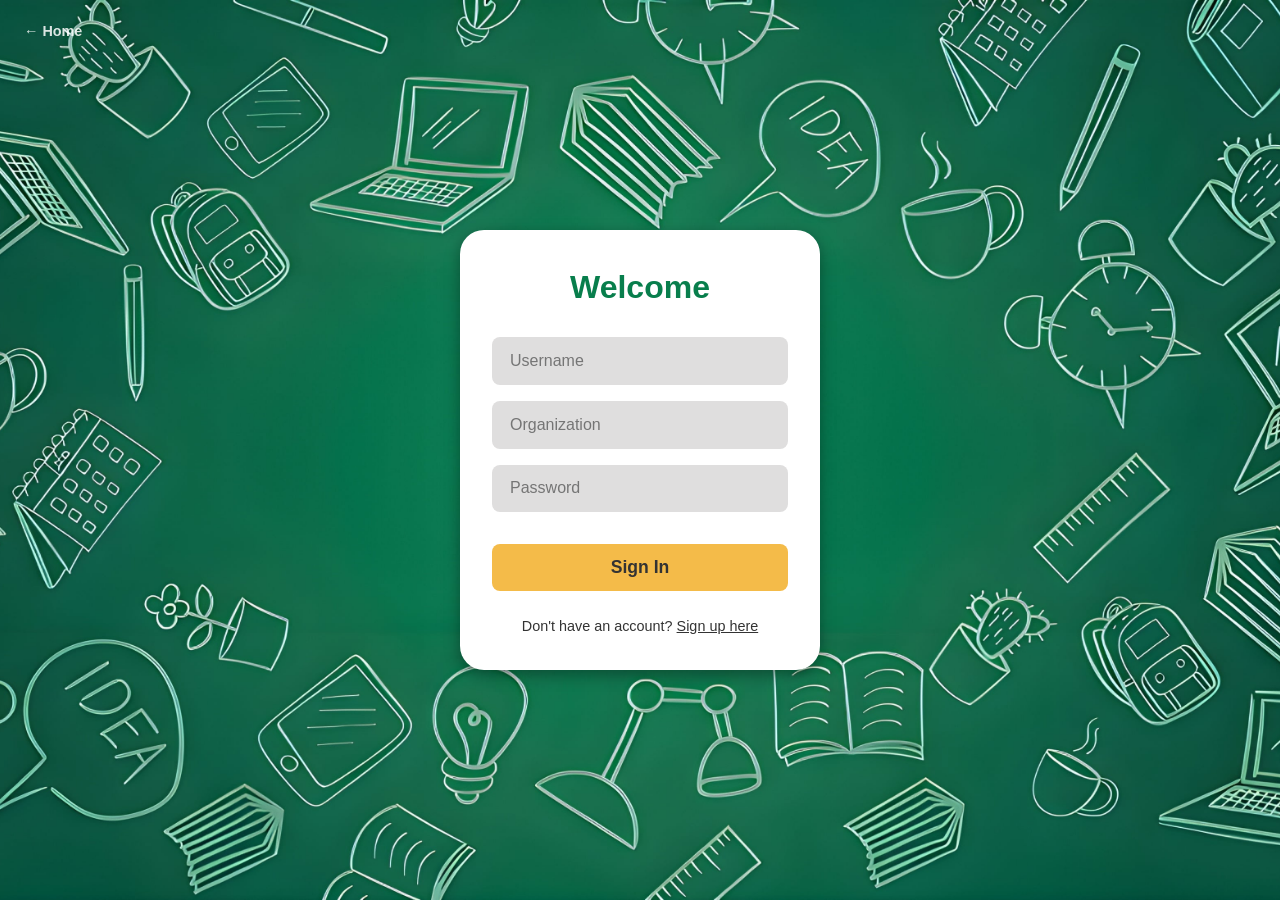
<file: dashboard.html>
<!DOCTYPE html>
<html lang="en">
<head>
    <meta charset="UTF-8">
    <meta name="viewport" content="width=device-width, initial-scale=1.0">
    <title>Dashboard - GoFundMyStudies</title>
    <link rel="stylesheet" href="style.css">
    <style>
        body {
            background-color: var(--color-surface);
            font-family: system-ui, -apple-system, BlinkMacSystemFont, 'Segoe UI', Roboto, Oxygen, Ubuntu, Cantarell, sans-serif;
            margin: 0;
            padding: 0;
        }

        .welcome-banner {
            background: radial-gradient(var(--color-primary), var(--color-primary-dark));
            color: var(--color-light);
            padding: 28px 40px;
            display: flex;
            align-items: center;
            justify-content: space-between;
            gap: 20px;
            flex-wrap: wrap;
            margin-top: 70px;
        }

        .welcome-text h2 {
            font-size: 1.4rem;
            font-weight: 700;
            margin-bottom: 4px;
        }

        .welcome-text p {
            font-size: 0.95rem;
            opacity: 0.85;
            margin: 0;
        }

        .welcome-actions {
            display: flex;
            gap: 12px;
            flex-wrap: wrap;
            align-items: center;
        }

        .btn-action {
            padding: 10px 22px;
            background-color: var(--color-secondary);
            color: var(--color-dark);
            font-weight: bold;
            font-size: 0.9rem;
            border-radius: 6px;
            text-decoration: none;
            border: none;
            cursor: pointer;
            transition: background-color 0.2s;
            display: inline-block;
            width: auto;
            margin: 0;
        }

        .btn-action:hover {
            background-color: var(--color-secondary-dark);
            color: var(--color-light);
        }

        .btn-logout {
            padding: 10px 22px;
            background: transparent;
            color: var(--color-light);
            border: 2px solid rgba(255, 255, 255, 0.45);
            border-radius: 6px;
            font-weight: bold;
            font-size: 0.9rem;
            cursor: pointer;
            transition: all 0.2s;
            width: auto;
            margin: 0;
        }

        .btn-logout:hover {
            background: rgba(255, 255, 255, 0.12);
            border-color: rgba(255, 255, 255, 0.8);
        }

        .tab-nav {
            background-color: var(--color-light);
            border-bottom: 1px solid var(--color-border);
            display: flex;
            padding: 0 40px;
            gap: 0;
            overflow-x: auto;
            scrollbar-width: none;
        }
        
        .tab-nav::-webkit-scrollbar {
            display: none; 
        }

        .tab-btn {
            padding: 16px 22px;
            font-size: 0.93rem;
            font-weight: 600;
            color: var(--color-muted);
            background: none;
            border: none;
            border-bottom: 3px solid transparent;
            cursor: pointer;
            transition: color 0.2s, border-color 0.2s;
            width: auto;
            margin: 0;
            border-radius: 0;
            display: flex;
            align-items: center;
            gap: 8px;
            white-space: nowrap;
        }

        .tab-btn:hover {
            color: var(--color-primary);
            background: transparent;
        }

        .tab-btn.active {
            color: var(--color-primary-dark);
            border-bottom-color: var(--color-primary);
            background: transparent;
        }

        .notif-dot {
            width: 8px;
            height: 8px;
            background-color: var(--color-secondary);
            border-radius: 50%;
            display: none;
            flex-shrink: 0;
        }

        .page-content {
            max-width: 1050px;
            margin: 0 auto;
            padding: 40px;
            box-sizing: border-box;
        }

        .tab-panel {
            display: none;
        }

        .tab-panel.active-panel {
            display: block;
        }

        .dash-card {
            background-color: var(--color-light);
            border-radius: 10px;
            border: 1px solid var(--color-border);
            padding: 30px;
            box-shadow: 0 2px 8px rgba(0,0,0,0.04);
            margin-bottom: 28px;
        }

        .dash-card h3 {
            font-size: 1.2rem;
            color: var(--color-primary-dark);
            margin-bottom: 5px;
            margin-top: 0;
        }

        .card-sub {
            color: var(--color-muted);
            font-size: 0.9rem;
            margin-bottom: 22px;
        }

        .posts-table {
            width: 100%;
            border-collapse: collapse;
        }

        .posts-table th,
        .posts-table td {
            padding: 13px 16px;
            border-bottom: 1px solid var(--color-border);
            text-align: left;
            font-size: 0.93rem;
        }

        .posts-table th {
            color: var(--color-muted);
            font-weight: 700;
            font-size: 0.84rem;
            background-color: var(--color-surface);
            text-transform: uppercase;
            letter-spacing: 0.04em;
        }

        .posts-table tr:last-child td {
            border-bottom: none;
        }

        .posts-table td a {
            color: var(--color-primary-dark);
            font-weight: 600;
            text-decoration: none;
        }

        .posts-table td a:hover {
            color: var(--color-primary);
            text-decoration: underline;
        }

        .status-pill {
            display: inline-block;
            padding: 4px 12px;
            border-radius: 4px;
            font-size: 0.8rem;
            font-weight: 700;
        }

        .status-live   { background-color: #e6f4ea; color: #137333; }
        .status-draft  { background-color: #fef7e0; color: #b06000; }

        .btn-withdraw {
            background: none;
            border: 1px solid var(--color-primary);
            color: var(--color-primary);
            padding: 6px 14px;
            border-radius: 4px;
            font-size: 0.8rem;
            font-weight: 700;
            cursor: pointer;
            transition: background 0.15s, color 0.15s;
            white-space: nowrap;
            width: auto;
            margin: 0;
        }

        .btn-withdraw:hover {
            background: var(--color-primary);
            color: #fff;
        }

        .funds-summary-card {
            display: flex;
            align-items: center;
            justify-content: space-between;
            background: linear-gradient(135deg, var(--color-primary), var(--color-primary-dark));
            border-radius: 10px;
            padding: 22px 28px;
            margin-bottom: 24px;
            color: #fff;
            gap: 20px;
            flex-wrap: wrap;
        }

        .funds-summary-card .fund-label {
            font-size: 0.85rem;
            opacity: 0.8;
            margin-bottom: 4px;
            margin-top: 0;
        }

        .funds-summary-card .fund-amount {
            font-size: 2rem;
            font-weight: 800;
            line-height: 1;
            margin: 0;
        }

        .btn-withdraw-main {
            background: var(--color-secondary);
            color: var(--color-dark);
            border: none;
            padding: 12px 26px;
            border-radius: 8px;
            font-size: 0.95rem;
            font-weight: 700;
            cursor: pointer;
            transition: background 0.2s;
            width: auto;
            margin: 0;
            white-space: nowrap;
        }

        .btn-withdraw-main:hover {
            background: var(--color-secondary-dark);
            color: #fff;
        }

        .modal-backdrop {
            display: none;
            position: fixed;
            inset: 0;
            background: rgba(0,0,0,0.45);
            z-index: 2000;
            align-items: center;
            justify-content: center;
            padding: 15px;
            box-sizing: border-box;
        }

        .modal-backdrop.open {
            display: flex;
        }

        .modal-box {
            background: #fff;
            border-radius: 14px;
            padding: 30px;
            width: 100%;
            max-width: 460px;
            box-shadow: 0 8px 40px rgba(0,0,0,0.18);
            position: relative;
            box-sizing: border-box;
            max-height: 90vh;
            overflow-y: auto;
        }

        .modal-box h3 {
            font-size: 1.25rem;
            color: var(--color-primary-dark);
            margin-bottom: 6px;
            margin-top: 0;
        }

        .modal-box .modal-sub {
            font-size: 0.88rem;
            color: var(--color-muted);
            margin-bottom: 24px;
            margin-top: 0;
        }

        .modal-campaign-select {
            width: 100%;
            padding: 11px 14px;
            border: 1px solid var(--color-border);
            border-radius: 7px;
            font-size: 0.95rem;
            margin-bottom: 16px;
            outline: none;
            background: #fff;
            box-sizing: border-box;
        }

        .modal-campaign-select:focus {
            border-color: var(--color-primary);
        }

        .modal-avail {
            font-size: 0.85rem;
            color: var(--color-muted);
            margin-bottom: 16px;
            margin-top: 0;
        }

        .modal-avail strong {
            color: var(--color-primary);
        }

        .modal-amount-wrap {
            display: flex;
            align-items: center;
            border: 1px solid var(--color-border);
            border-radius: 7px;
            overflow: hidden;
            margin-bottom: 20px;
        }

        .modal-currency {
            padding: 12px 14px;
            background: var(--color-surface);
            font-weight: 700;
            color: var(--color-muted);
            font-size: 1rem;
            border-right: 1px solid var(--color-border);
        }

        .modal-amount-input {
            flex: 1;
            padding: 12px 14px;
            border: none;
            font-size: 1rem;
            outline: none;
            width: 100%;
        }

        .modal-actions {
            display: flex;
            gap: 12px;
        }

        .btn-modal-cancel {
            flex: 1;
            padding: 12px;
            background: var(--color-surface);
            border: 1px solid var(--color-border);
            border-radius: 7px;
            font-size: 0.95rem;
            font-weight: 600;
            cursor: pointer;
            color: var(--color-dark);
            width: auto;
            margin: 0;
        }

        .btn-modal-confirm {
            flex: 1;
            padding: 12px;
            background: var(--color-primary);
            border: none;
            border-radius: 7px;
            font-size: 0.95rem;
            font-weight: 700;
            cursor: pointer;
            color: #fff;
            width: auto;
            margin: 0;
            transition: background 0.2s;
        }

        .btn-modal-confirm:hover {
            background: var(--color-primary-dark);
        }

        .modal-close {
            position: absolute;
            top: 14px;
            right: 18px;
            background: none;
            border: none;
            font-size: 1.4rem;
            cursor: pointer;
            color: var(--color-muted);
            width: auto;
            margin: 0;
            line-height: 1;
        }

        .withdraw-history {
            margin-top: 25px;
        }

        .withdraw-history h4 {
            font-size: 0.85rem;
            text-transform: uppercase;
            letter-spacing: 0.05em;
            color: var(--color-muted);
            margin-bottom: 10px;
            margin-top: 0;
        }

        .history-item {
            display: flex;
            justify-content: space-between;
            align-items: center;
            padding: 10px 0;
            border-bottom: 1px solid var(--color-border);
            font-size: 0.88rem;
            gap: 10px;
        }

        .history-item:last-child { border-bottom: none; }

        .history-item .h-amount { font-weight: 700; color: var(--color-primary-dark); }
        .history-item .h-meta { color: var(--color-muted); font-size: 0.8rem; }

        .table-empty {
            text-align: center;
            padding: 45px 20px;
            color: var(--color-muted);
        }

        .table-empty a {
            color: var(--color-primary);
            font-weight: bold;
            text-decoration: none;
        }

        .notif-item {
            background: var(--color-light);
            border: 1px solid var(--color-border);
            border-left: 5px solid var(--color-primary);
            border-radius: 8px;
            padding: 20px 25px;
            margin-bottom: 15px;
        }

        .notif-item p {
            font-weight: 600;
            font-size: 0.95rem;
            color: var(--color-dark);
            margin-bottom: 5px;
            line-height: 1.5;
            margin-top: 0;
        }

        .notif-item span {
            font-size: 0.82rem;
            color: var(--color-muted);
        }

        .empty-state {
            text-align: center;
            padding: 50px 20px;
            color: var(--color-muted);
            font-size: 0.95rem;
        }

        .profile-layout {
            display: grid;
            grid-template-columns: 1fr 250px;
            gap: 28px;
            align-items: start;
        }

        .avatar-card {
            display: flex;
            flex-direction: column;
            align-items: center;
            gap: 14px;
            padding: 30px 20px;
            text-align: center;
        }

        .avatar-wrap {
            position: relative;
            width: 130px;
            height: 130px;
            border-radius: 50%;
            overflow: hidden;
            cursor: pointer;
            background: var(--color-surface);
            border: 2px solid var(--color-border);
            flex-shrink: 0;
        }

        .avatar-wrap .avatar-svg {
            width: 100%;
            height: 100%;
            fill: var(--color-muted);
            padding: 22px;
            box-sizing: border-box;
        }

        .avatar-wrap img.avatar-img {
            width: 100%;
            height: 100%;
            object-fit: cover;
            display: none;
        }

        .avatar-overlay {
            position: absolute;
            inset: 0;
            background: rgba(1, 88, 67, 0.85);
            color: var(--color-light);
            display: flex;
            flex-direction: column;
            align-items: center;
            justify-content: center;
            font-size: 0.75rem;
            font-weight: bold;
            opacity: 0;
            transition: opacity 0.2s;
        }

        .avatar-overlay svg {
            width: 22px;
            height: 22px;
            fill: var(--color-light);
            margin-bottom: 5px;
        }

        .avatar-wrap:hover .avatar-overlay { opacity: 1; }

        .avatar-name {
            font-weight: 700;
            font-size: 1rem;
            color: var(--color-dark);
            margin: 0;
        }

        .avatar-hint {
            font-size: 0.82rem;
            color: var(--color-muted);
            line-height: 1.4;
            max-width: 180px;
            margin: 0;
        }

        .form-group {
            display: flex;
            flex-direction: column;
            margin-bottom: 20px;
        }

        .form-group label {
            font-size: 0.87rem;
            font-weight: 700;
            margin-bottom: 8px;
            color: var(--color-dark);
        }

        .form-group input {
            padding: 12px;
            border: 1px solid var(--color-border);
            border-radius: 6px;
            font-size: 0.95rem;
            background-color: var(--color-light);
            color: var(--color-dark);
            outline: none;
            transition: border-color 0.2s, box-shadow 0.2s;
            font-family: inherit;
            box-sizing: border-box;
            width: 100%;
        }

        .form-group input:focus {
            border-color: var(--color-primary);
            box-shadow: 0 0 0 3px rgba(8, 126, 76, 0.1);
        }

        .form-group input:disabled {
            background-color: var(--color-surface);
            color: var(--color-muted);
            cursor: not-allowed;
        }

        .form-row-2 {
            display: grid;
            grid-template-columns: 1fr 1fr;
            gap: 20px;
        }

        .btn-row {
            display: flex;
            justify-content: flex-end;
            gap: 12px;
            margin-top: 8px;
        }

        .btn {
            padding: 12px 24px;
            font-size: 0.93rem;
            font-weight: bold;
            border-radius: 6px;
            cursor: pointer;
            border: none;
            transition: background-color 0.2s, color 0.2s;
            width: auto;
            margin: 0;
        }

        .btn-ghost {
            background-color: var(--color-input);
            color: var(--color-dark);
        }

        .btn-ghost:hover {
            background-color: #c8c7c7;
        }

        .btn-primary {
            background-color: var(--color-secondary);
            color: var(--color-dark);
        }

        .btn-primary:hover {
            background-color: var(--color-secondary-dark);
            color: var(--color-light);
        }

        @media (max-width: 768px) {
            .welcome-banner { 
                padding: 22px 20px; 
                flex-direction: column;
                align-items: flex-start;
            }
            
            .welcome-actions {
                width: 100%;
            }

            .welcome-actions .btn-action, 
            .welcome-actions .btn-logout { 
                flex: 1;
                min-width: 130px;
                text-align: center; 
            }

            .tab-nav { 
                padding: 0 10px; 
            }

            .tab-btn {
                padding: 14px 16px;
                font-size: 0.88rem;
            }

            .page-content { 
                padding: 20px 15px; 
            }

            .dash-card {
                padding: 20px;
                margin-bottom: 20px;
            }

            .funds-summary-card {
                padding: 20px;
                flex-direction: column;
                align-items: flex-start;
                gap: 15px;
            }

            .btn-withdraw-main {
                width: 100%;
                text-align: center;
            }

            .profile-layout { 
                grid-template-columns: 1fr; 
            }
            
            .avatar-card {
                order: -1;
            }

            .form-row-2 { 
                grid-template-columns: 1fr; 
                gap: 0;
            }

            .btn-row {
                flex-direction: column;
                width: 100%;
            }

            .btn-row .btn {
                width: 100%;
                text-align: center;
            }

            .posts-table, 
            .posts-table thead, 
            .posts-table tbody, 
            .posts-table th, 
            .posts-table td, 
            .posts-table tr { 
                display: block; 
            }

            .posts-table thead tr { 
                position: absolute;
                top: -9999px;
                left: -9999px;
            }

            .posts-table tr {
                border: 1px solid var(--color-border);
                border-radius: 8px;
                margin-bottom: 15px;
                padding: 10px;
                background-color: var(--color-surface);
            }
            
            .posts-table tr:last-child {
                margin-bottom: 0;
            }

            .posts-table td { 
                border: none;
                border-bottom: 1px solid rgba(0,0,0,0.05); 
                position: relative;
                padding-left: 45%; 
                text-align: right;
                font-size: 0.9rem;
                padding-top: 10px;
                padding-bottom: 10px;
            }

            .posts-table td:last-child {
                border-bottom: none;
            }

            .posts-table td::before { 
                position: absolute;
                top: 10px;
                left: 12px;
                width: 40%; 
                padding-right: 10px; 
                white-space: nowrap;
                text-align: left;
                font-weight: 700;
                color: var(--color-muted);
                font-size: 0.8rem;
                text-transform: uppercase;
                letter-spacing: 0.03em;
            }

            .posts-table td:nth-of-type(1)::before { content: "Campaign"; }
            .posts-table td:nth-of-type(2)::before { content: "Raised"; }
            .posts-table td:nth-of-type(3)::before { content: "Goal"; }
            .posts-table td:nth-of-type(4)::before { content: "Deadline"; }
            .posts-table td:nth-of-type(5)::before { content: "Status"; }
            .posts-table td:nth-of-type(6)::before { content: "Actions"; }
            
            .posts-table td a, 
            .posts-table td .status-pill, 
            .posts-table td .btn-withdraw {
                display: inline-block;
            }
        }

        @media (max-width: 480px) {
            .welcome-actions {
                flex-direction: column;
                gap: 8px;
            }
            .welcome-actions .btn-action, 
            .welcome-actions .btn-logout {
                width: 100%;
            }
            .modal-actions {
                flex-direction: column;
            }
        }
    </style>
</head>
<body>

    <div class="header">
        <h1><a href="index.html" style="color:inherit;text-decoration:none;">GoFundMyStudies</a></h1>
    </div>

    <div class="welcome-banner">
        <div class="welcome-text">
            <h2 id="welcomeHeading">Welcome back!</h2>
            <p id="welcomeOrg">Loading...</p>
        </div>
        <div class="welcome-actions">
            <a href="browse.html" class="btn-action">Browse Campaigns</a>
            <a href="create-post.html" class="btn-action">+ Create Post</a>
            <button class="btn-logout" id="logoutBtn">Log Out</button>
        </div>
    </div>

    <div class="tab-nav">
        <button class="tab-btn active" data-target="panel-dashboard">
            Dashboard
        </button>
        <button class="tab-btn" data-target="panel-notifications">
            Notifications
            <span class="notif-dot" id="notifDot"></span>
        </button>
        <button class="tab-btn" data-target="panel-profile">
            Profile
        </button>
        <button class="tab-btn" data-target="panel-security">
            Security
        </button>
    </div>

    <div class="page-content">

        <!-- Withdraw Funds Modal -->
        <div class="modal-backdrop" id="withdrawModal">
            <div class="modal-box">
                <button class="modal-close" id="modalClose">×</button>
                <h3>Withdraw Funds</h3>
                <p class="modal-sub">Choose a campaign and enter how much you'd like to withdraw.</p>
                <select class="modal-campaign-select" id="withdrawCampaignSelect"></select>
                <p class="modal-avail" id="modalAvailText">Available: <strong>₱0.00</strong></p>
                <div class="modal-amount-wrap">
                    <span class="modal-currency">₱</span>
                    <input type="number" class="modal-amount-input" id="withdrawAmountInput" placeholder="0.00" min="1" step="any">
                </div>
                <div class="modal-actions">
                    <button class="btn-modal-cancel" id="modalCancelBtn">Cancel</button>
                    <button class="btn-modal-confirm" id="modalConfirmBtn">Confirm Withdrawal</button>
                </div>
                <div class="withdraw-history" id="withdrawHistory" style="display:none;">
                    <h4>Recent Withdrawals</h4>
                    <div id="withdrawHistoryList"></div>
                </div>
            </div>
        </div>

        <div id="panel-dashboard" class="tab-panel active-panel">
            <!-- Funds summary card — shown only when there are funds -->
            <div class="funds-summary-card" id="fundsSummaryCard" style="display:none;">
                <div>
                    <p class="fund-label">Total Available Funds (All Campaigns)</p>
                    <p class="fund-amount" id="totalFundsDisplay">₱0.00</p>
                </div>
                <button class="btn-withdraw-main" id="openWithdrawBtn">Withdraw Funds</button>
            </div>

            <div class="dash-card">
                <h3>Your Fundraiser Campaigns</h3>
                <p class="card-sub">Track campaigns you have published on GoFundMyStudies.</p>
                <table class="posts-table">
                    <thead>
                        <tr>
                            <th>Campaign Title</th>
                            <th>Total Raised</th>
                            <th>Goal</th>
                            <th>Deadline</th>
                            <th>Status</th>
                            <th>Actions</th>
                        </tr>
                    </thead>
                    <tbody id="postsTableBody"></tbody>
                </table>
            </div>
        </div>

        <div id="panel-notifications" class="tab-panel">
            <div id="notifContainer"></div>
        </div>

        <div id="panel-profile" class="tab-panel">
            <div class="profile-layout">
                <div class="dash-card">
                    <h3>Personal Information</h3>
                    <p class="card-sub">Update your account details below.</p>
                    <form id="infoForm">
                        <div class="form-row-2">
                            <div class="form-group">
                                <label>Username</label>
                                <input type="text" id="profileUsername" disabled>
                            </div>
                            <div class="form-group">
                                <label>Organization</label>
                                <input type="text" id="profileOrg" placeholder="Your organization name">
                            </div>
                        </div>
                        <div class="form-group">
                            <label>Email Address</label>
                            <input type="email" id="profileEmail" placeholder="you@example.com">
                        </div>
                        <div class="form-group">
                            <label>Full Name</label>
                            <input type="text" id="profileFullName" placeholder="Your display name (optional)">
                        </div>
                        <div class="btn-row">
                            <button type="button" class="btn btn-ghost" onclick="window.location.href='browse.html'">Browse Campaigns</button>
                            <button type="submit" class="btn btn-primary">Save Changes</button>
                        </div>
                    </form>
                </div>

                <div class="dash-card avatar-card">
                    <div class="avatar-wrap" id="avatarWrap">
                        <svg viewBox="0 0 24 24" class="avatar-svg" id="avatarSvg">
                            <path d="M12 12c2.21 0 4-1.79 4-4s-1.79-4-4-4-4 1.79-4 4 1.79 4 4 4zm0 2c-2.67 0-8 1.34-8 4v2h16v-2c0-2.66-5.33-4-8-4z"/>
                        </svg>
                        <img src="" alt="Avatar" class="avatar-img" id="avatarImg">
                        <div class="avatar-overlay">
                            <svg viewBox="0 0 24 24"><path d="M9 16h6v-6h4l-7-7-7 7h4v6zm-4 2h14v2H5v-2z"/></svg>
                            <span>UPLOAD</span>
                        </div>
                    </div>
                    <input type="file" id="profileImageInput" accept="image/*" style="display:none;">
                    <p class="avatar-name" id="avatarDisplayName">—</p>
                    <p class="avatar-hint">Click your avatar to upload a new profile photo.</p>
                </div>
            </div>
        </div>

        <div id="panel-security" class="tab-panel">
            <div class="dash-card" style="max-width: 600px;">
                <h3>Security &amp; Password</h3>
                <p class="card-sub">Change your account login password.</p>
                <form id="securityForm">
                    <div class="form-group">
                        <label>Current Password</label>
                        <input type="password" id="currentPassword" placeholder="••••••••" required>
                    </div>
                    <div class="form-group">
                        <label>New Password</label>
                        <input type="password" id="newPassword" placeholder="Minimum 8 characters" required>
                    </div>
                    <div class="form-group">
                        <label>Confirm New Password</label>
                        <input type="password" id="confirmPassword" placeholder="Repeat new password" required>
                    </div>
                    <div class="btn-row">
                        <button type="submit" class="btn btn-primary">Update Password</button>
                    </div>
                </form>
            </div>
        </div>

    </div>

    <script>
        // Handle tab switching: deactivate all tabs and panels, then activate the clicked one
        document.querySelectorAll('.tab-btn').forEach(btn => {
            btn.addEventListener('click', function() {
                document.querySelectorAll('.tab-btn').forEach(b => b.classList.remove('active'));
                document.querySelectorAll('.tab-panel').forEach(p => p.classList.remove('active-panel'));
                this.classList.add('active');
                document.getElementById(this.dataset.target).classList.add('active-panel');
            });
        });

        document.addEventListener("DOMContentLoaded", function () {
            // Load the currently logged-in user from localStorage
            const currentUser = JSON.parse(localStorage.getItem('currentUser'));

            // If no user is found, block access and redirect to the sign-in page
            if (!currentUser) {
                alert("Access denied. Please sign in first.");
                window.location.href = "signup.html";
                return;
            }

            // Populate the welcome banner with the user's username and organization
            document.getElementById('welcomeHeading').textContent =
                `Welcome back, ${currentUser.username}!`;
            document.getElementById('welcomeOrg').textContent =
                currentUser.org ? `${currentUser.org}` : "No organization set";

            // Pre-fill the profile settings form fields with the current user's saved data
            document.getElementById('profileUsername').value = currentUser.username || "";
            document.getElementById('profileOrg').value      = currentUser.org      || "";
            document.getElementById('profileEmail').value    = currentUser.email    || "";
            document.getElementById('profileFullName').value = currentUser.fullName || "";
            document.getElementById('avatarDisplayName').textContent =
                currentUser.fullName || currentUser.username || "—";

            if (currentUser.avatar) setAvatar(currentUser.avatar);

            // Render the campaigns table with only the posts authored by the current user
            function renderCampaigns() {
                const tbody  = document.getElementById('postsTableBody');

                // Load all posts and filter down to those belonging to this user
                const posts  = JSON.parse(localStorage.getItem('studyPosts')) || [];
                const mine   = posts.filter(p => p.author === currentUser.username);

                // Show a prompt to create a campaign if the user has none yet
                if (mine.length === 0) {
                    tbody.innerHTML = `
                        <tr>
                            <td colspan="3" class="table-empty">
                                You haven't published any campaigns yet.<br><br>
                                <a href="create-post.html">Create your first campaign →</a>
                            </td>
                        </tr>`;
                } else {
                    // Build a table row for each campaign with its title, amount raised, and status
                    tbody.innerHTML = mine.map(p => {
                        const raised = Number(p.totalRaised || 0).toFixed(2);
                        const status = p.status || "Live";
                        const cls    = status.toLowerCase() === 'live' ? 'status-live' : 'status-draft';

                        const goalDisplay = p.targetAmount
                            ? `₱${Number(p.targetAmount).toLocaleString('en-PH', {minimumFractionDigits:2, maximumFractionDigits:2})}`
                            : '—';

                        let deadlineDisplay = '—';
                        if (p.endDate) {
                            const end = new Date(p.endDate + 'T00:00:00');
                            const diffDays = Math.ceil((end - new Date()) / (1000 * 60 * 60 * 24));
                            const dateStr = end.toLocaleDateString('en-PH', { month: 'short', day: 'numeric', year: 'numeric' });
                            deadlineDisplay = diffDays > 0 ? `${dateStr} <span style="color:var(--color-muted);font-size:0.8rem;">(${diffDays}d left)</span>` : `<span style="color:#b06000;">${dateStr} (Ended)</span>`;
                        }

                        const withdrawBtn = Number(p.totalRaised || 0) > 0
                            ? `<button class="btn-withdraw" onclick="openWithdrawForCampaign('${p.id}')">Withdraw</button>`
                            : `<span style="color:var(--color-muted);font-size:0.8rem;">No funds</span>`;

                        return `
                            <tr>
                                <td><a href="post-details.html?id=${p.id}">${p.title}</a></td>
                                <td>₱${raised}</td>
                                <td>${goalDisplay}</td>
                                <td>${deadlineDisplay}</td>
                                <td><span class="status-pill ${cls}">${status}</span></td>
                                <td>${withdrawBtn}</td>
                            </tr>`;
                    }).join('');
                }
            }
            renderCampaigns();

            // Render the notifications panel with donation alerts for the current user
            function renderNotifications() {
                const container = document.getElementById('notifContainer');
                const dot       = document.getElementById('notifDot');

                // Load saved notifications from localStorage
                const notifs    = JSON.parse(localStorage.getItem('studyNotifications')) || [];

                // If there are no notifications, hide the indicator dot and show a placeholder
                if (notifs.length === 0) {
                    dot.style.display = 'none';
                    container.innerHTML = `
                        <div class="dash-card">
                            <div class="empty-state">
                                <p>No notifications yet.</p>
                                <p style="margin-top:8px;">When someone donates to your campaign, it will appear here.</p>
                            </div>
                        </div>`;
                } else {
                    // Show the indicator dot and render each notification with its message and timestamp
                    dot.style.display = 'inline-block';
                    container.innerHTML = notifs.map(n => `
                        <div class="notif-item">
                            <p>${n.text}</p>
                            <span>${n.time}</span>
                        </div>`).join('');
                }
            }
            renderNotifications();

            // Handle profile info form submission: save updated fields to localStorage
            document.getElementById('infoForm').addEventListener('submit', function (e) {
                e.preventDefault();

                // Update the current user object with the new form values
                currentUser.org      = document.getElementById('profileOrg').value.trim();
                currentUser.email    = document.getElementById('profileEmail').value.trim();
                currentUser.fullName = document.getElementById('profileFullName').value.trim();

                // Persist the updated user to localStorage and sync to the users list
                localStorage.setItem('currentUser', JSON.stringify(currentUser));
                syncUser(currentUser);

                // Reflect the changes in the welcome banner immediately
                document.getElementById('welcomeOrg').textContent =
                    currentUser.org || "No organization set";
                document.getElementById('avatarDisplayName').textContent =
                    currentUser.fullName || currentUser.username || "—";

                alert("Profile saved successfully!");
            });

            // Handle password change form submission with validation checks
            document.getElementById('securityForm').addEventListener('submit', function (e) {
                e.preventDefault();

                const curr = document.getElementById('currentPassword').value;
                const next = document.getElementById('newPassword').value;
                const conf = document.getElementById('confirmPassword').value;

                // Verify the entered current password matches what's stored
                if (curr !== currentUser.password) {
                    alert("Current password is incorrect.");
                    return;
                }

                // Enforce a minimum password length of 8 characters
                if (next.length < 8) {
                    alert("New password must be at least 8 characters.");
                    return;
                }

                // Ensure the new password and confirmation field match
                if (next !== conf) {
                    alert("Passwords do not match.");
                    return;
                }

                // Save the new password and sync to the users list
                currentUser.password = next;
                localStorage.setItem('currentUser', JSON.stringify(currentUser));
                syncUser(currentUser);
                alert("Password updated successfully!");
                this.reset();
            });

            // Trigger the hidden file input when the avatar wrapper is clicked
            document.getElementById('avatarWrap').addEventListener('click', function () {
                document.getElementById('profileImageInput').click();
            });

            // Handle avatar image selection: read the file and save it as a base64 data URL
            document.getElementById('profileImageInput').addEventListener('change', function () {
                const file = this.files[0];
                if (!file) return;
                const reader = new FileReader();
                reader.onload = function (e) {
                    // Display the new avatar and persist it to localStorage
                    setAvatar(e.target.result);
                    currentUser.avatar = e.target.result;
                    localStorage.setItem('currentUser', JSON.stringify(currentUser));
                    syncUser(currentUser);
                };
                reader.readAsDataURL(file);
            });

            // Handle logout: remove the current user session and redirect to sign-in
            document.getElementById('logoutBtn').addEventListener('click', function () {
                localStorage.removeItem('currentUser');
                window.location.href = "signup.html";
            });

            // Show the avatar image and hide the default SVG placeholder
            function setAvatar(src) {
                const img = document.getElementById('avatarImg');
                const svg = document.getElementById('avatarSvg');
                img.src = src;
                img.style.display = 'block';
                svg.style.display = 'none';
            }

            // Sync updated user data back into the global users array in localStorage
            function syncUser(user) {
                const users = JSON.parse(localStorage.getItem('users')) || [];

                // Find the matching user entry by username (case-insensitive)
                const idx   = users.findIndex(u =>
                    u.username.toLowerCase() === user.username.toLowerCase());
                if (idx !== -1) {
                    // Merge the updated fields into the existing user entry
                    users[idx] = { ...users[idx], ...user };
                    localStorage.setItem('users', JSON.stringify(users));
                }
            }
        });

        // ── Withdraw Funds Logic ───────────────────────────────────────────
        function getMyPosts() {
            const currentUser = JSON.parse(localStorage.getItem('currentUser'));
            const posts = JSON.parse(localStorage.getItem('studyPosts')) || [];
            return { posts, mine: posts.filter(p => p.author === currentUser.username) };
        }

        function refreshFundsSummary() {
            const { mine } = getMyPosts();
            const total = mine.reduce((sum, p) => sum + Number(p.totalRaised || 0), 0);
            const card = document.getElementById('fundsSummaryCard');
            const display = document.getElementById('totalFundsDisplay');
            if (total > 0) {
                card.style.display = 'flex';
                display.textContent = '₱' + total.toLocaleString('en-PH', { minimumFractionDigits: 2, maximumFractionDigits: 2 });
            } else {
                card.style.display = 'none';
            }
        }

        function populateWithdrawSelect(preselectedId) {
            const { mine } = getMyPosts();
            const select = document.getElementById('withdrawCampaignSelect');
            select.innerHTML = mine
                .filter(p => Number(p.totalRaised || 0) > 0)
                .map(p => `<option value="${p.id}" ${String(p.id) === String(preselectedId) ? 'selected' : ''}>${p.title}</option>`)
                .join('');
            updateModalAvail();
        }

        function updateModalAvail() {
            const { mine } = getMyPosts();
            const select = document.getElementById('withdrawCampaignSelect');
            const id = select.value;
            const campaign = mine.find(p => String(p.id) === String(id));
            const avail = campaign ? Number(campaign.totalRaised || 0) : 0;
            document.getElementById('modalAvailText').innerHTML =
                `Available to withdraw: <strong>₱${avail.toLocaleString('en-PH', { minimumFractionDigits: 2, maximumFractionDigits: 2 })}</strong>`;
            document.getElementById('withdrawAmountInput').max = avail;
        }

        function renderWithdrawHistory() {
            const history = JSON.parse(localStorage.getItem('withdrawHistory')) || [];
            const wrap = document.getElementById('withdrawHistory');
            const list = document.getElementById('withdrawHistoryList');
            if (history.length === 0) { wrap.style.display = 'none'; return; }
            wrap.style.display = 'block';
            list.innerHTML = history.slice(0, 5).map(h => `
                <div class="history-item">
                    <div>
                        <div class="h-amount">−₱${Number(h.amount).toLocaleString('en-PH', { minimumFractionDigits: 2 })}</div>
                        <div class="h-meta">${h.campaign}</div>
                    </div>
                    <div><div class="h-meta">${h.date}</div></div>
                </div>`).join('');
        }

        function openWithdrawModal() {
            populateWithdrawSelect(null);
            renderWithdrawHistory();
            document.getElementById('withdrawAmountInput').value = '';
            document.getElementById('withdrawModal').classList.add('open');
        }

        function openWithdrawForCampaign(id) {
            populateWithdrawSelect(id);
            renderWithdrawHistory();
            document.getElementById('withdrawAmountInput').value = '';
            document.getElementById('withdrawModal').classList.add('open');
        }

        function closeWithdrawModal() {
            document.getElementById('withdrawModal').classList.remove('open');
        }

        function rebuildTableRow(p) {
            const raised = Number(p.totalRaised || 0).toFixed(2);
            const status = p.status || 'Live';
            const cls = status.toLowerCase() === 'live' ? 'status-live' : 'status-draft';
            const goalDisplay = p.targetAmount
                ? '₱' + Number(p.targetAmount).toLocaleString('en-PH', { minimumFractionDigits: 2, maximumFractionDigits: 2 })
                : '—';
            let deadlineDisplay = '—';
            if (p.endDate) {
                const end = new Date(p.endDate + 'T00:00:00');
                const diffDays = Math.ceil((end - new Date()) / (1000 * 60 * 60 * 24));
                const dateStr = end.toLocaleDateString('en-PH', { month: 'short', day: 'numeric', year: 'numeric' });
                deadlineDisplay = diffDays > 0
                    ? `${dateStr} <span style="color:var(--color-muted);font-size:0.8rem;">(${diffDays}d left)</span>`
                    : `<span style="color:#b06000;">${dateStr} (Ended)</span>`;
            }
            const withdrawBtn = Number(p.totalRaised || 0) > 0
                ? `<button class="btn-withdraw" onclick="openWithdrawForCampaign('${p.id}')">Withdraw</button>`
                : `<span style="color:var(--color-muted);font-size:0.8rem;">No funds</span>`;
            return `<tr>
                <td><a href="post-details.html?id=${p.id}">${p.title}</a></td>
                <td>₱${raised}</td>
                <td>${goalDisplay}</td>
                <td>${deadlineDisplay}</td>
                <td><span class="status-pill ${cls}">${status}</span></td>
                <td>${withdrawBtn}</td>
            </tr>`;
        }

        document.addEventListener('DOMContentLoaded', function () {
            refreshFundsSummary();

            document.getElementById('openWithdrawBtn').addEventListener('click', openWithdrawModal);
            document.getElementById('modalClose').addEventListener('click', closeWithdrawModal);
            document.getElementById('modalCancelBtn').addEventListener('click', closeWithdrawModal);
            document.getElementById('withdrawCampaignSelect').addEventListener('change', updateModalAvail);

            document.getElementById('withdrawModal').addEventListener('click', function (e) {
                if (e.target === this) closeWithdrawModal();
            });

            document.getElementById('modalConfirmBtn').addEventListener('click', function () {
                const select = document.getElementById('withdrawCampaignSelect');
                const id = select.value;
                const amount = parseFloat(document.getElementById('withdrawAmountInput').value);

                if (!id) { alert('Please select a campaign.'); return; }
                if (isNaN(amount) || amount <= 0) { alert('Please enter a valid amount greater than ₱0.'); return; }

                let posts = JSON.parse(localStorage.getItem('studyPosts')) || [];
                const campaignIdx = posts.findIndex(p => String(p.id) === String(id));
                if (campaignIdx === -1) { alert('Campaign not found.'); return; }

                const avail = Number(posts[campaignIdx].totalRaised || 0);
                if (amount > avail) {
                    alert(`You can only withdraw up to ₱${avail.toLocaleString('en-PH', { minimumFractionDigits: 2 })}.`);
                    return;
                }

                posts[campaignIdx].totalRaised = avail - amount;
                localStorage.setItem('studyPosts', JSON.stringify(posts));

                // Save to withdrawal history
                const history = JSON.parse(localStorage.getItem('withdrawHistory')) || [];
                history.unshift({
                    amount: amount,
                    campaign: posts[campaignIdx].title,
                    date: new Date().toLocaleDateString('en-PH', { month: 'short', day: 'numeric', year: 'numeric', hour: '2-digit', minute: '2-digit' })
                });
                localStorage.setItem('withdrawHistory', JSON.stringify(history));

                // Add notification
                let notifications = JSON.parse(localStorage.getItem('studyNotifications')) || [];
                notifications.unshift({
                    text: `You withdrew ₱${amount.toFixed(2)} from your campaign: "${posts[campaignIdx].title}".`,
                    time: 'Just now'
                });
                localStorage.setItem('studyNotifications', JSON.stringify(notifications));

                alert(`Successfully withdrew ₱${amount.toLocaleString('en-PH', { minimumFractionDigits: 2 })} from "${posts[campaignIdx].title}".`);

                closeWithdrawModal();
                refreshFundsSummary();

                // Re-render the table
                const currentUser = JSON.parse(localStorage.getItem('currentUser'));
                const mine = posts.filter(p => p.author === currentUser.username);
                const tbody = document.getElementById('postsTableBody');
                tbody.innerHTML = mine.length > 0
                    ? mine.map(rebuildTableRow).join('')
                    : `<tr><td colspan="6" class="table-empty">You haven't published any campaigns yet.<br><br><a href="create-post.html">Create your first campaign →</a></td></tr>`;
            });
        });
    </script>
</body>
</html>
</file>
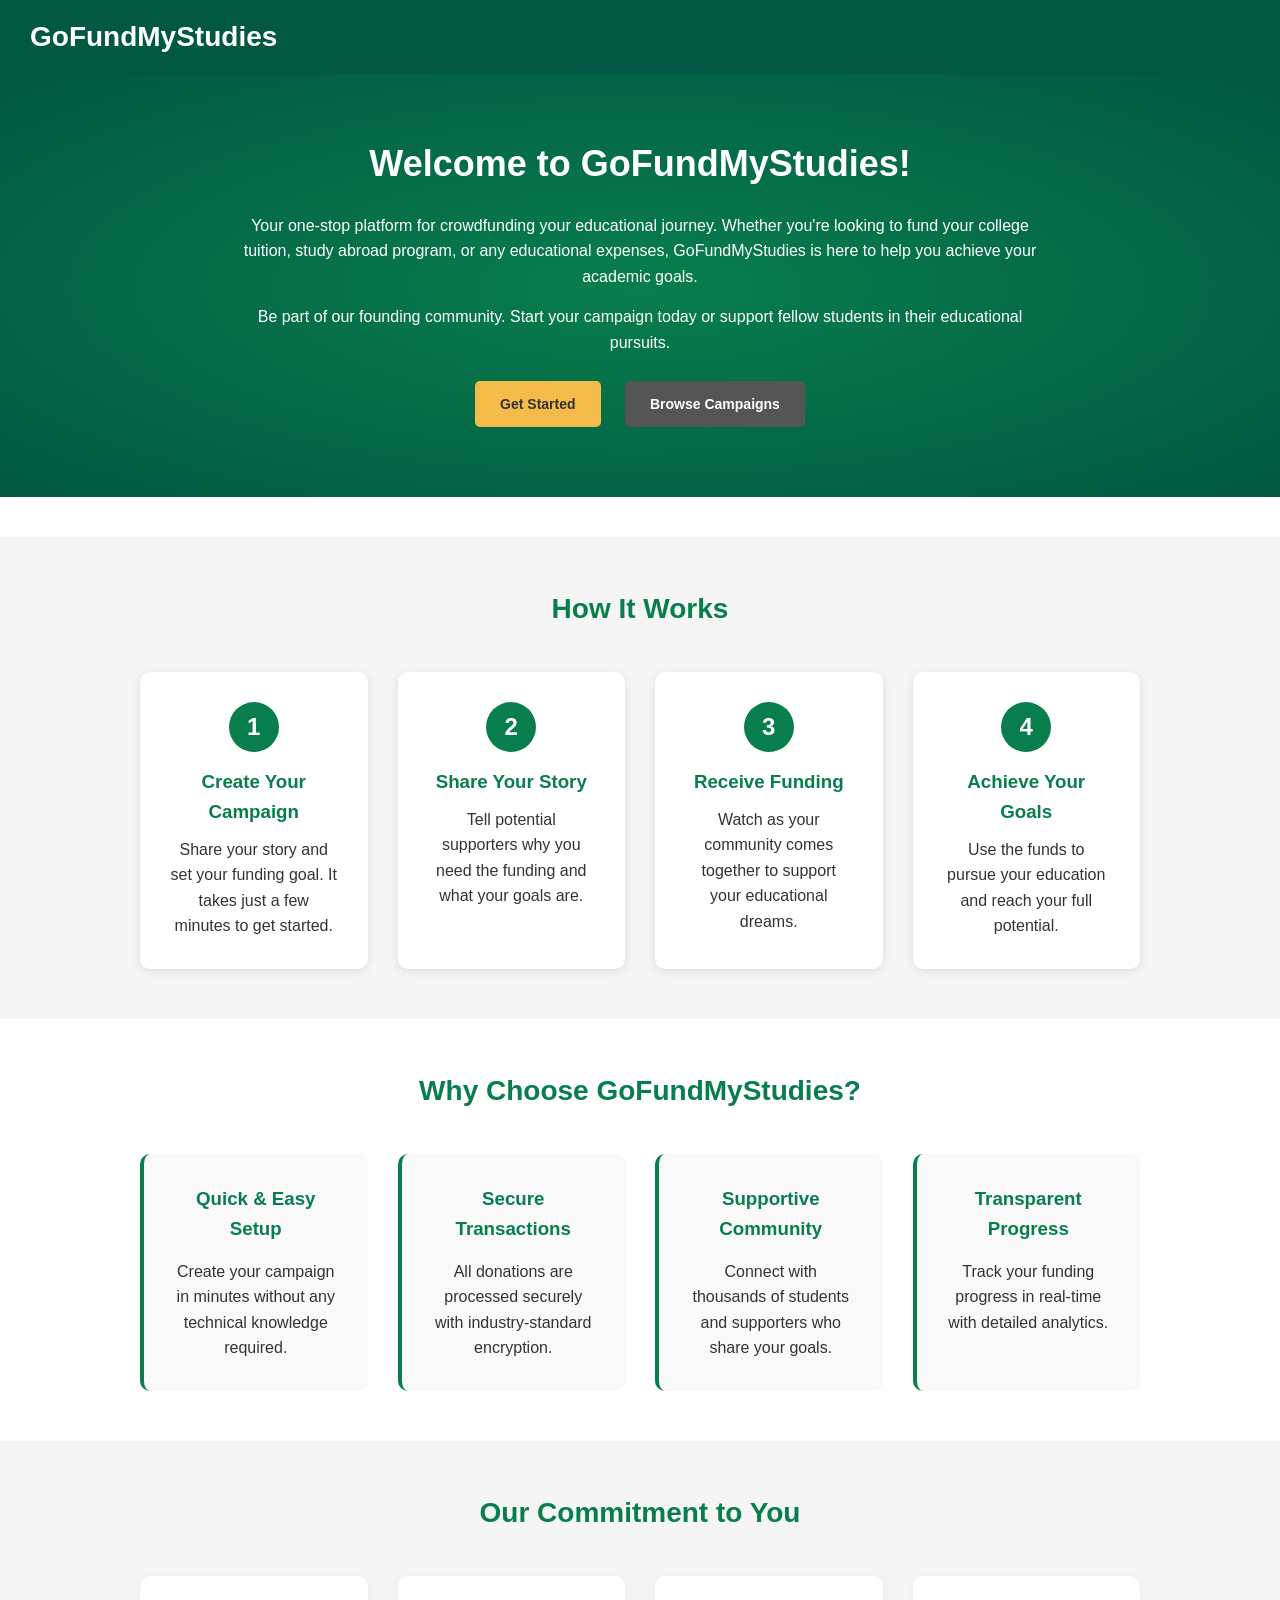
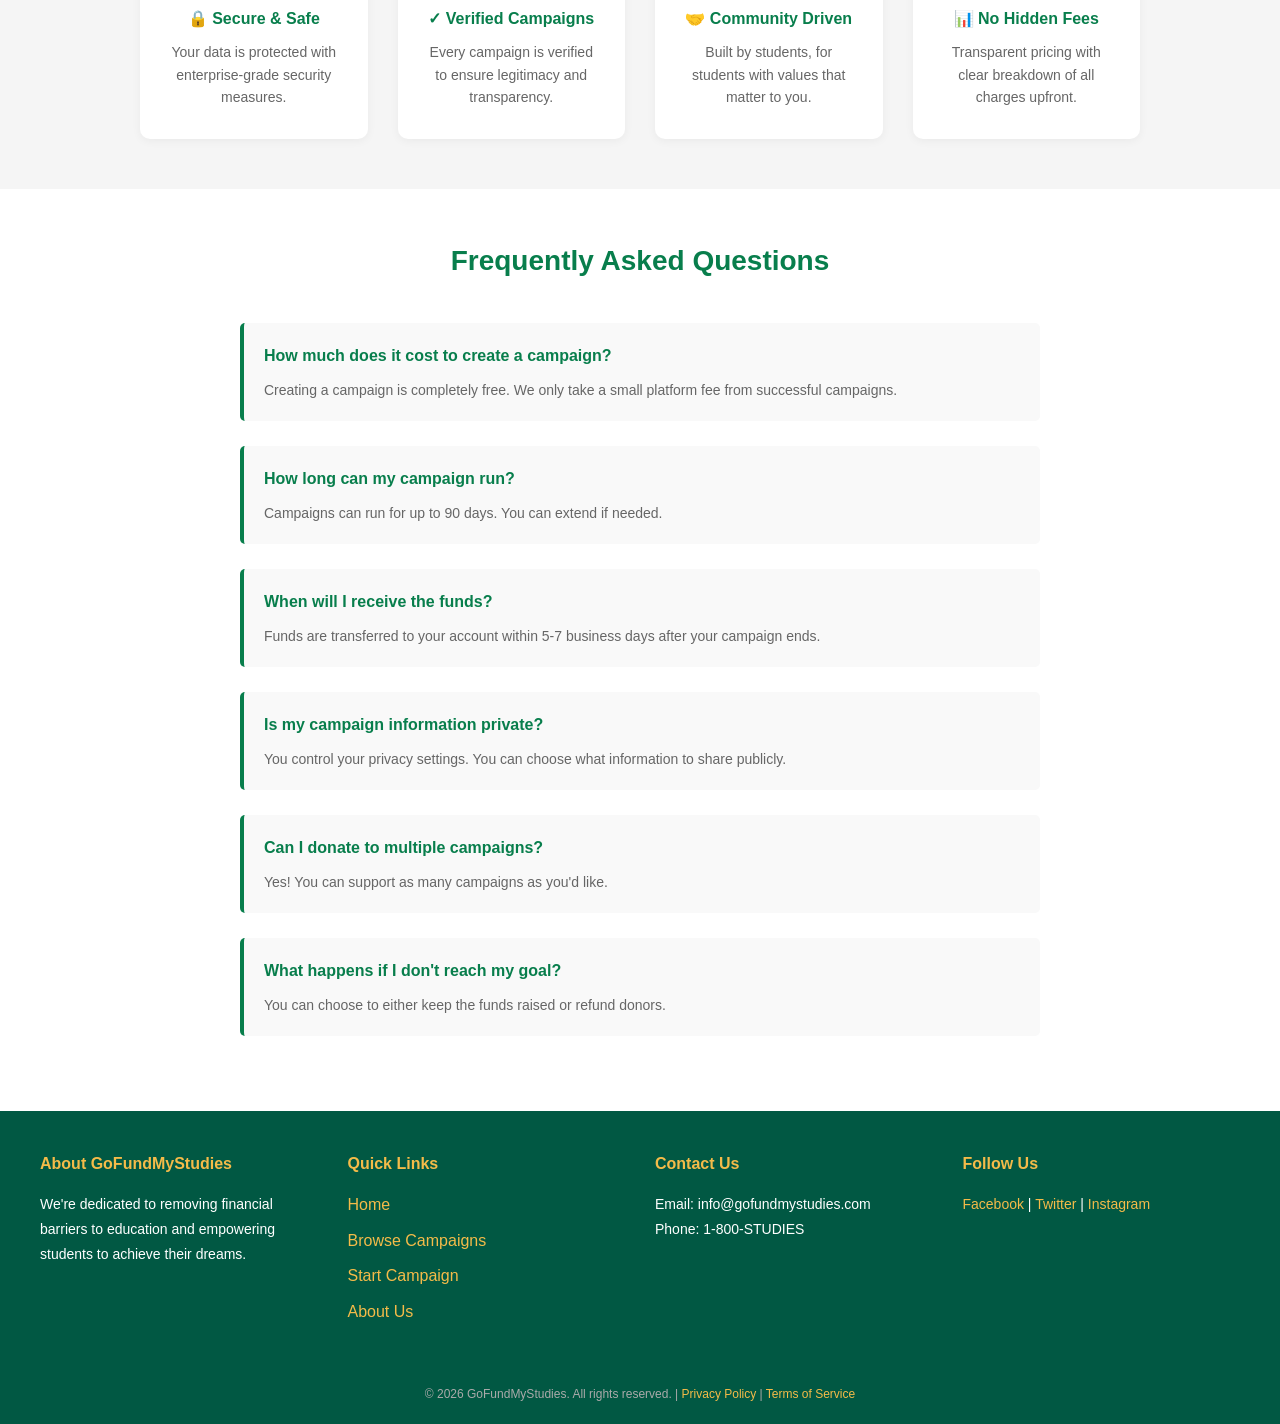
<file: landing.html>
<!DOCTYPE html>
<html lang="en">
<head>
    <meta charset="UTF-8">
    <meta name="viewport" content="width=device-width, initial-scale=1.0">
    <title>GoFundMyStudies</title>
    <link rel="stylesheet" href="style.css">
</head>
<body>
    <div class="header">
        <h1>GoFundMyStudies</h1>
    </div>

    <!-- Hero Section -->
    <div class="hero">
        <div class="hero-content">
            <h2>Welcome to GoFundMyStudies!</h2>
            <p>Your one-stop platform for crowdfunding your educational journey. Whether you're looking to fund your college tuition, study abroad program, or any educational expenses, GoFundMyStudies is here to help you achieve your academic goals.</p>
            <p>Be part of our founding community. Start your campaign today or support fellow students in their educational pursuits.</p>
            <a href="signup.html" class="signup">Get Started</a>
            <a href="browse.html" class="secondary-btn">Browse Campaigns</a>
        </div>
    </div>

    <!-- How It Works Section -->
    <div class="how-it-works">
        <h2>How It Works</h2>
        <div class="steps-container">
            <div class="step">
                <div class="step-number">1</div>
                <h3>Create Your Campaign</h3>
                <p>Share your story and set your funding goal. It takes just a few minutes to get started.</p>
            </div>
            <div class="step">
                <div class="step-number">2</div>
                <h3>Share Your Story</h3>
                <p>Tell potential supporters why you need the funding and what your goals are.</p>
            </div>
            <div class="step">
                <div class="step-number">3</div>
                <h3>Receive Funding</h3>
                <p>Watch as your community comes together to support your educational dreams.</p>
            </div>
            <div class="step">
                <div class="step-number">4</div>
                <h3>Achieve Your Goals</h3>
                <p>Use the funds to pursue your education and reach your full potential.</p>
            </div>
        </div>
    </div>

    <!-- Features Section -->
    <div class="features">
        <h2>Why Choose GoFundMyStudies?</h2>
        <div class="features-container">
            <div class="feature-card">
                <h3>Quick & Easy Setup</h3>
                <p>Create your campaign in minutes without any technical knowledge required.</p>
            </div>
            <div class="feature-card">
                <h3>Secure Transactions</h3>
                <p>All donations are processed securely with industry-standard encryption.</p>
            </div>
            <div class="feature-card">
                <h3>Supportive Community</h3>
                <p>Connect with thousands of students and supporters who share your goals.</p>
            </div>
            <div class="feature-card">
                <h3>Transparent Progress</h3>
                <p>Track your funding progress in real-time with detailed analytics.</p>
            </div>
        </div>
    </div>

    <!-- Trust Elements Section -->
    <div class="trust-elements">
        <h2>Our Commitment to You</h2>
        <div class="trust-container">
            <div class="trust-item">
                <h3>🔒 Secure & Safe</h3>
                <p>Your data is protected with enterprise-grade security measures.</p>
            </div>
            <div class="trust-item">
                <h3>✓ Verified Campaigns</h3>
                <p>Every campaign is verified to ensure legitimacy and transparency.</p>
            </div>
            <div class="trust-item">
                <h3>🤝 Community Driven</h3>
                <p>Built by students, for students with values that matter to you.</p>
            </div>
            <div class="trust-item">
                <h3>📊 No Hidden Fees</h3>
                <p>Transparent pricing with clear breakdown of all charges upfront.</p>
            </div>
        </div>
    </div>

    <!-- FAQ Section -->
    <div class="faq">
        <h2>Frequently Asked Questions</h2>
        <div class="faq-container">
            <div class="faq-item">
                <h3>How much does it cost to create a campaign?</h3>
                <p>Creating a campaign is completely free. We only take a small platform fee from successful campaigns.</p>
            </div>
            <div class="faq-item">
                <h3>How long can my campaign run?</h3>
                <p>Campaigns can run for up to 90 days. You can extend if needed.</p>
            </div>
            <div class="faq-item">
                <h3>When will I receive the funds?</h3>
                <p>Funds are transferred to your account within 5-7 business days after your campaign ends.</p>
            </div>
            <div class="faq-item">
                <h3>Is my campaign information private?</h3>
                <p>You control your privacy settings. You can choose what information to share publicly.</p>
            </div>
            <div class="faq-item">
                <h3>Can I donate to multiple campaigns?</h3>
                <p>Yes! You can support as many campaigns as you'd like.</p>
            </div>
            <div class="faq-item">
                <h3>What happens if I don't reach my goal?</h3>
                <p>You can choose to either keep the funds raised or refund donors.</p>
            </div>
        </div>
    </div>

    <!-- Footer -->
    <footer class="footer">
        <div class="footer-content">
            <div class="footer-section">
                <h4>About GoFundMyStudies</h4>
                <p>We're dedicated to removing financial barriers to education and empowering students to achieve their dreams.</p>
            </div>
            <div class="footer-section">
                <h4>Quick Links</h4>
                <ul>
                    <li><a href="#home">Home</a></li>
                    <li><a href="browse.html">Browse Campaigns</a></li>
                    <li><a href="signup.html">Start Campaign</a></li>
                    <li><a href="#about">About Us</a></li>
                </ul>
            </div>
            <div class="footer-section">
                <h4>Contact Us</h4>
                <p>Email: info@gofundmystudies.com</p>
                <p>Phone: 1-800-STUDIES</p>
            </div>
            <div class="footer-section">
                <h4>Follow Us</h4>
                <p>
                    <a href="#facebook">Facebook</a> | 
                    <a href="#twitter">Twitter</a> | 
                    <a href="#instagram">Instagram</a>
                </p>
            </div>
        </div>
        <div class="footer-bottom">
            <p>&copy; 2026 GoFundMyStudies. All rights reserved. | <a href="#privacy">Privacy Policy</a> | <a href="#terms">Terms of Service</a></p>
        </div>
    </footer>
</body>
</html>
</file>
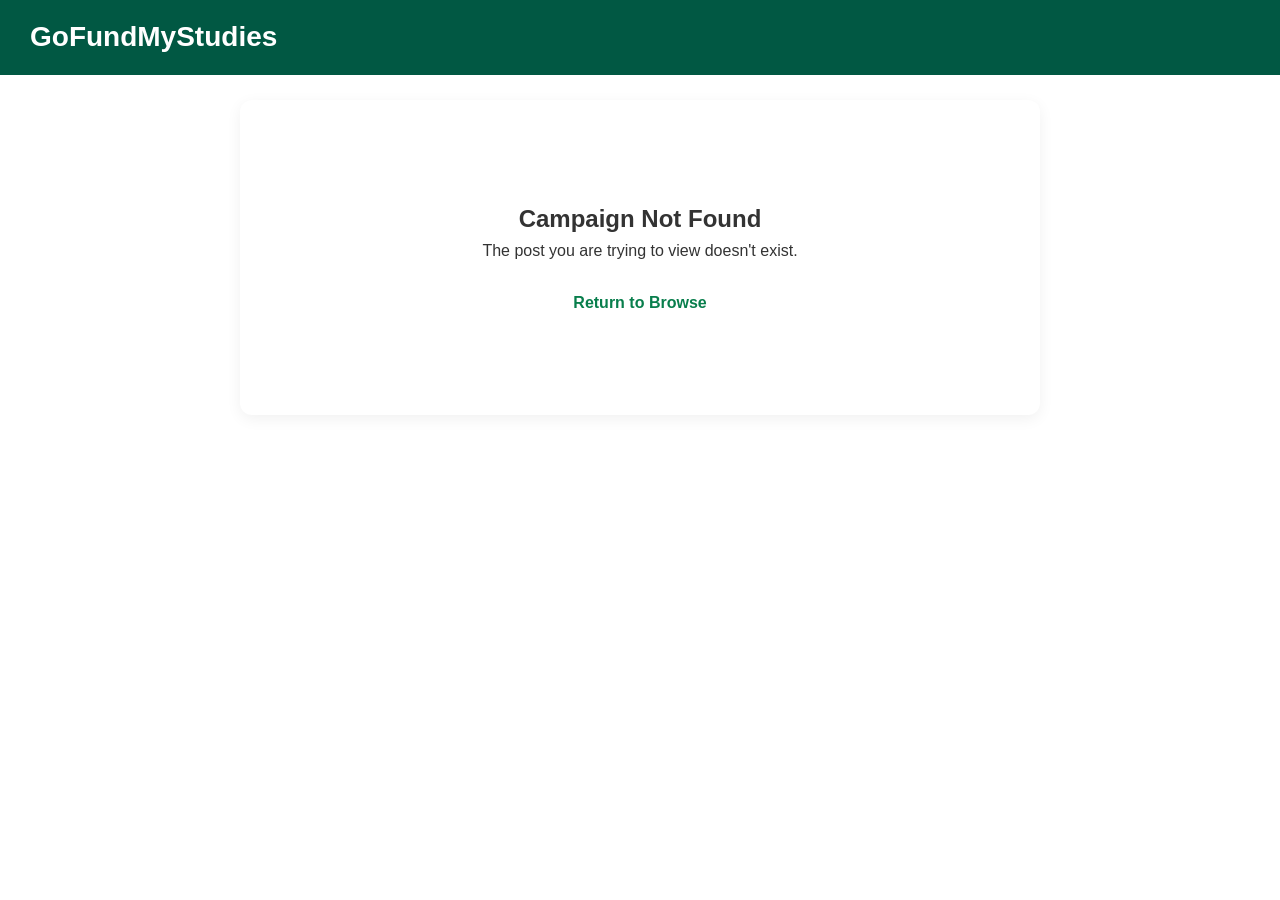
<file: post-details.html>
<!DOCTYPE html>
<html lang="en">
<head>
    <meta charset="UTF-8">
    <meta name="viewport" content="width=device-width, initial-scale=1.0">
    <title>Campaign Details - GoFundMyStudies</title>
    <link rel="stylesheet" href="style.css">
    <style>
        body {
            background-color: var(--color-light);
            margin: 0;
            padding: 0;
        }

        .details-container {
            max-width: 800px;
            margin: 100px auto 50px;
            background: var(--color-light);
            padding: 40px;
            border-radius: 12px;
            box-shadow: 0 4px 15px rgba(0,0,0,0.06);
        }

        .back-link {
            display: inline-flex;
            align-items: center;
            text-decoration: none;
            color: var(--color-primary-dark);
            font-weight: bold;
            margin-bottom: 25px;
            font-size: 0.95rem;
            transition: color 0.2s;
        }

        .back-link:hover {
            color: var(--color-primary);
        }

        .campaign-title {
            font-size: 2.2rem;
            color: var(--color-dark);
            margin-bottom: 20px;
            line-height: 1.2;
        }

        .campaign-cover {
            width: 100%;
            height: 400px;
            background-color: var(--color-muted);
            border-radius: 8px;
            background-size: cover;
            background-position: center;
            margin-bottom: 30px;
            display: none;
        }

        .author-box {
            display: flex;
            align-items: center;
            gap: 15px;
            padding-bottom: 25px;
            border-bottom: 1px solid var(--color-border);
            margin-bottom: 30px;
        }

        .author-avatar {
            width: 55px;
            height: 55px;
            background-color: var(--color-primary);
            border-radius: 50%;
            display: flex;
            align-items: center;
            justify-content: center;
            color: #fff;
            font-weight: bold;
            font-size: 1.3rem;
            text-transform: uppercase;
            flex-shrink: 0;
        }

        .author-info h3 {
            margin: 0 0 4px 0;
            font-size: 1.1rem;
        }

        .author-info .author-org-tag {
            display: inline-block;
            background: #eaf6f1;
            color: var(--color-primary);
            font-size: 0.78rem;
            font-weight: 600;
            padding: 2px 8px;
            border-radius: 20px;
            margin-top: 4px;
        }

        .author-info p {
            margin: 0;
            color: var(--color-muted);
            font-size: 0.9rem;
        }

        .funding-widget-card {
            background-color: var(--color-light);
            border-left: 5px solid var(--color-primary);
            border-radius: 8px;
            padding: 25px;
            margin-bottom: 35px;
            display: flex;
            justify-content: space-between;
            align-items: center;
            gap: 20px;
            box-shadow: 0 2px 6px rgba(0, 90, 67, 0.05);
        }

        .funding-text h3 {
            margin: 0 0 4px 0;
            color: var(--color-primary);
            font-size: 1.2rem;
        }

        .funding-text p {
            margin: 0;
            color: var(--color-muted);
            font-size: 0.95rem;
        }

        .funding-action-box {
            display: flex;
            align-items: center;
            gap: 12px;
        }

        .funding-input {
            width: 110px;
            padding: 12px;
            font-size: 1rem;
            font-weight: bold;
            border: 1px solid var(--color-border);
            border-radius: 6px;
            outline: none;
            text-align: center;
            color: var(--color-primary);
        }

        .funding-input:focus {
            border-color: var(--color-primary);
            box-shadow: 0 0 0 2px rgba(0, 90, 67, 0.1);
        }

        .btn-fund {
            background-color: var(--color-primary);
            color: var(--color-light);
            border: none;
            padding: 12px 24px;
            font-size: 1rem;
            font-weight: bold;
            border-radius: 6px;
            cursor: pointer;
            transition: background-color 0.2s;
            white-space: nowrap;
            box-shadow: 0 2px 4px rgba(0,0,0,0.1);
        }

        .btn-fund:hover {
            background-color: var(--color-primary-dark);
        }

        .goal-progress-section {
            margin-bottom: 35px;
        }

        .goal-stats {
            display: flex;
            justify-content: space-between;
            align-items: flex-end;
            margin-bottom: 10px;
            flex-wrap: wrap;
            gap: 8px;
        }

        .goal-raised {
            font-size: 1.8rem;
            font-weight: 800;
            color: var(--color-primary);
            line-height: 1;
        }

        .goal-raised small {
            font-size: 0.9rem;
            font-weight: 400;
            color: var(--color-muted);
            display: block;
            margin-top: 4px;
        }

        .goal-target {
            text-align: right;
            font-size: 0.95rem;
            color: var(--color-muted);
        }

        .goal-target strong {
            display: block;
            font-size: 1.1rem;
            color: var(--color-dark);
        }

        .progress-bar-wrap {
            background-color: var(--color-border);
            border-radius: 999px;
            height: 12px;
            overflow: hidden;
            margin-bottom: 10px;
        }

        .progress-bar-fill {
            height: 100%;
            background-color: var(--color-primary);
            border-radius: 999px;
            transition: width 0.6s ease;
        }

        .goal-footer {
            display: flex;
            justify-content: space-between;
            font-size: 0.85rem;
            color: var(--color-muted);
        }

        .goal-footer .pct {
            font-weight: 700;
            color: var(--color-primary-dark);
        }

        .deadline-badge {
            display: inline-flex;
            align-items: center;
            gap: 6px;
            background: #eaf6f1;
            color: var(--color-primary-dark);
            font-size: 0.82rem;
            font-weight: 600;
            padding: 4px 10px;
            border-radius: 20px;
        }

        .story-content {
            font-size: 1.1rem;
            line-height: 1.7;
            color: var(--color-dark);
        }
        
        .error-state {
            text-align: center;
            padding: 60px 20px;
        }

        @media (max-width: 768px) {
            .details-container {
                margin: 70px auto 30px;
                padding: 20px;
            }

            .campaign-title {
                font-size: 1.6rem;
            }

            .campaign-cover {
                height: 240px;
                margin-bottom: 20px;
            }

            .funding-widget-card {
                flex-direction: column;
                align-items: stretch;
                text-align: center;
                gap: 15px;
                padding: 20px;
            }

            .funding-action-box {
                flex-direction: column;
                align-items: stretch;
                width: 100%;
                gap: 10px;
            }

            .funding-input {
                width: 100%;
                text-align: center;
                box-sizing: border-box;
            }

            .btn-fund {
                width: 100%;
                text-align: center;
            }
            
            .goal-stats {
                flex-direction: column;
                align-items: flex-start;
                gap: 5px;
            }
            
            .goal-target {
                text-align: left;
            }
        }
    </style>
</head>
<body>

    <div class="header">
        <h1><a href="index.html" style="color:inherit;text-decoration:none;">GoFundMyStudies</a></h1>
    </div>

    <div class="details-container" id="detailsContainer">
        <a href="browse.html" class="back-link">← Back to Browse</a>
        
        <h1 class="campaign-title" id="displayTitle">Campaign Title</h1>
        
        <div class="campaign-cover" id="displayCover"></div>
        
        <div class="author-box" id="authorBox">
            <div class="author-avatar" id="authorAvatar">?</div>
            <div class="author-info">
                <h3 id="authorName">Loading...</h3>
                <p id="authorMeta">Verified Student Fundraiser</p>
            </div>
        </div>

        <div class="goal-progress-section" id="goalProgressSection" style="display:none;">
            <div class="goal-stats">
                <div class="goal-raised" id="raisedDisplay">₱0.00 <small>raised</small></div>
                <div class="goal-target">Goal <strong id="goalDisplay">₱0.00</strong></div>
            </div>
            <div class="progress-bar-wrap">
                <div class="progress-bar-fill" id="progressFill" style="width: 0%"></div>
            </div>
            <div class="goal-footer">
                <span class="pct" id="progressPct">0%</span>
                <span id="deadlineBadge"></span>
            </div>
        </div>

        <div class="funding-widget-card" id="fundingModule">
            <div class="funding-text">
                <h3>Support this Campaign</h3>
            </div>
            <div class="funding-action-box">
                <input type="number" id="donationAmount" class="funding-input" placeholder="₱ Value" min="1" step="any">
                <button id="fundCampaignBtn" class="btn-fund">Fund Campaign</button>
            </div>
        </div>

        <div class="story-content ql-editor" id="displayStory"></div>
    </div>

    <script>
        document.addEventListener("DOMContentLoaded", function() {
            // Get the post ID from the URL
            const urlParams = new URLSearchParams(window.location.search);
            const postId = urlParams.get('id');
            const container = document.getElementById('detailsContainer');

            // Load all posts and users from localStorage
            let posts = JSON.parse(localStorage.getItem('studyPosts')) || [];
            const users = JSON.parse(localStorage.getItem('users')) || [];

            // Find the specific post that matches the ID in the URL
            const activePost = posts.find(p => p.id == postId);

            if (activePost) {
                // Fill in the campaign title
                document.getElementById('displayTitle').innerText = activePost.title;
                
                // Build a user lookup map to find the author's details
                const userMap = {};
                users.forEach(u => { userMap[u.username.toLowerCase()] = u; });
                const authorUser = userMap[(activePost.author || '').toLowerCase()];
                const authorName = activePost.author || 'Unknown';
                const authorOrg  = authorUser ? authorUser.org : null;
                const initial    = authorName.charAt(0).toUpperCase();

                // Populate the author box with name, initial avatar, and organization
                document.getElementById('authorAvatar').textContent = initial;
                document.getElementById('authorName').textContent = authorName;
                if (authorOrg) {
                    document.getElementById('authorMeta').innerHTML =
                        `<span class="author-org-tag">${authorOrg}</span>`;
                } else {
                    document.getElementById('authorMeta').textContent = 'Verified Student Fundraiser';
                }
                
                // Render goal/progress section
                function renderProgress() {
                    const raised = Number(activePost.totalRaised || 0);
                    const target = Number(activePost.targetAmount || 0);
                    const section = document.getElementById('goalProgressSection');
                    if (target > 0) {
                        section.style.display = 'block';
                        const pct = Math.min(100, (raised / target) * 100);
                        document.getElementById('raisedDisplay').innerHTML =
                            `₱${raised.toLocaleString('en-PH', {minimumFractionDigits:2, maximumFractionDigits:2})} <small>raised</small>`;
                        document.getElementById('goalDisplay').textContent =
                            `₱${target.toLocaleString('en-PH', {minimumFractionDigits:2, maximumFractionDigits:2})}`;
                        document.getElementById('progressFill').style.width = pct.toFixed(1) + '%';
                        document.getElementById('progressPct').textContent = pct.toFixed(1) + '% funded';
                    }
                    if (activePost.endDate) {
                        const end = new Date(activePost.endDate + 'T00:00:00');
                        const diffDays = Math.ceil((end - new Date()) / (1000 * 60 * 60 * 24));
                        const dateStr = end.toLocaleDateString('en-PH', { month: 'long', day: 'numeric', year: 'numeric' });
                        const label = diffDays > 0 ? `${diffDays} day${diffDays !== 1 ? 's' : ''} left · Ends ${dateStr}` : `Campaign ended ${dateStr}`;
                        document.getElementById('deadlineBadge').innerHTML =
                            `<span class="deadline-badge">📅 ${label}</span>`;
                        if (target > 0) section.style.display = 'block';
                        else { section.style.display = 'block'; }
                    }
                }
                renderProgress();

                // If the post has a cover image, show it
                if (activePost.image) {
                    const coverDiv = document.getElementById('displayCover');
                    coverDiv.style.backgroundImage = `url('${activePost.image}')`;
                    coverDiv.style.display = 'block';
                }

                // Render the full rich-text campaign description
                document.getElementById('displayStory').innerHTML = activePost.fullDetails;

                // Handle the "Fund Campaign" button click
                document.getElementById('fundCampaignBtn').addEventListener('click', function() {
                    const amountInput = document.getElementById('donationAmount');
                    const donationValue = parseFloat(amountInput.value);

                    // Validate that the entered amount is a positive number
                    if (isNaN(donationValue) || donationValue <= 0) {
                        alert("Please enter a valid contribution amount greater than ₱0.");
                        return;
                    }

                    // Add the donation to the post's total raised amount
                    activePost.totalRaised = (parseFloat(activePost.totalRaised) || 0) + donationValue;
                    
                    // Save the updated posts list back to localStorage
                    localStorage.setItem('studyPosts', JSON.stringify(posts));

                    // Add a notification so the campaign owner can see the donation in their dashboard
                    let notifications = JSON.parse(localStorage.getItem('studyNotifications')) || [];
                    notifications.unshift({
                        text: `An anonymous user donated ₱${donationValue.toFixed(2)} to your campaign: "${activePost.title}"!`,
                        time: "Just now"
                    });
                    localStorage.setItem('studyNotifications', JSON.stringify(notifications));

                    // Confirm the donation to the user and update the displayed total
                    alert(`Thank you for your generous gift of ₱${donationValue.toFixed(2)}!`);
                    renderProgress(); // Update progress bar
                    amountInput.value = ''; // Clear the input field
                });

            } else {
                // If no matching post was found, show an error message
                container.innerHTML = `
                    <div class="error-state">
                        <h2>Campaign Not Found</h2>
                        <p>The post you are trying to view doesn't exist.</p>
                        <br>
                        <a href="browse.html" style="text-decoration:none; color:#087E4C; font-weight:bold;">Return to Browse</a>
                    </div>
                `;
            }
        });
    </script>

</body>
</html>
</file>
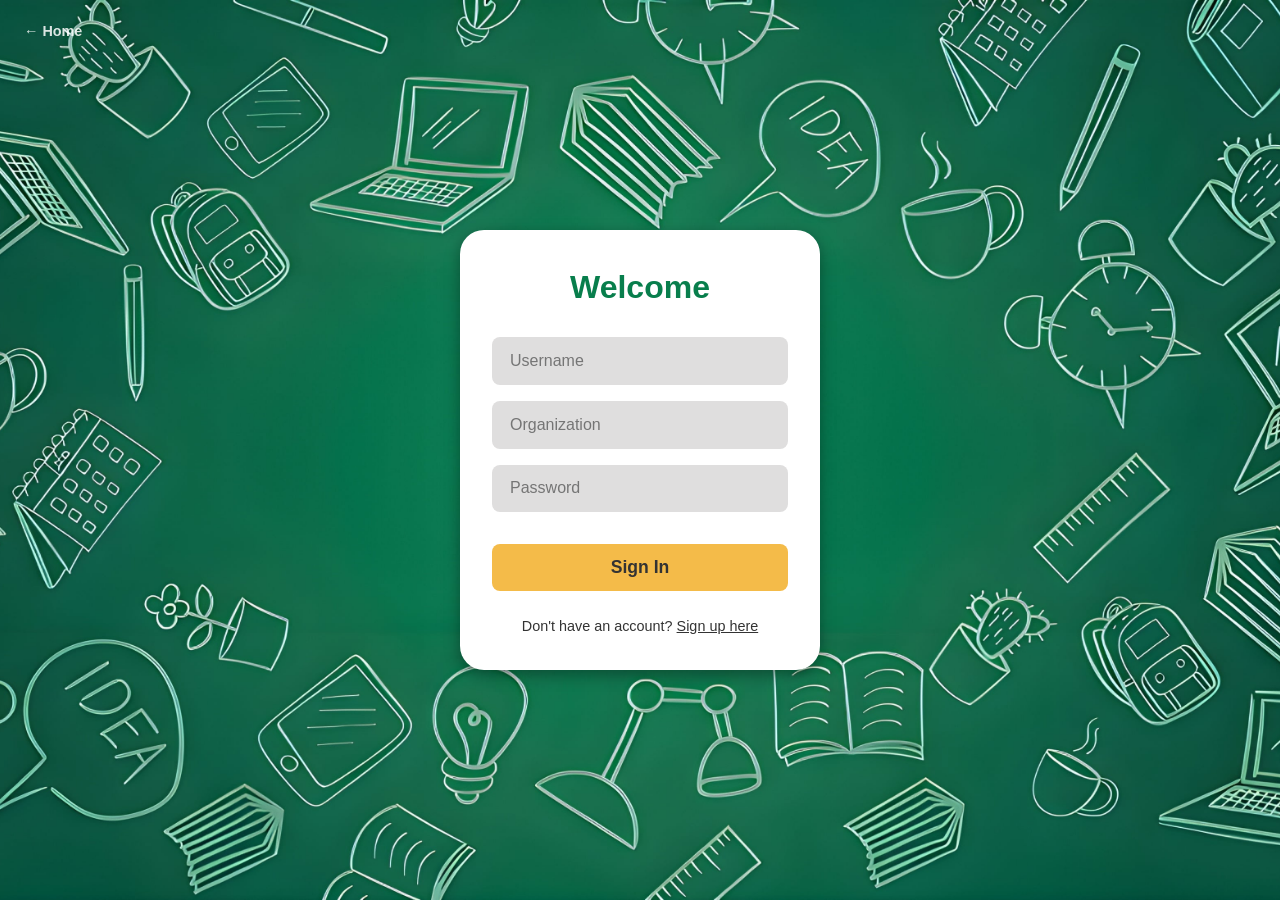
<file: signup.html>
<!DOCTYPE html>
<html lang="en">
<head>
    <meta charset="UTF-8">
    <meta name="viewport" content="width=device-width, initial-scale=1.0">
    <title>Signup - Centered</title>
    <link rel="stylesheet" href="style.css">
    <style>
        * {
            font-family: 'Segoe UI', Tahoma, Verdana, sans-serif;
            margin: 0;
            padding: 0;
            box-sizing: border-box;
        }

        body {
            height: 100vh;
            display: flex;
            align-items: center;
            justify-content: center;
            background: linear-gradient(135deg, var(--color-primary) 0%, var(--color-primary-dark) 100%);
            overflow: hidden;
            background-image: url(./assets/bg.jpg);
                background-size: cover;
                background-position: center;
        }

        .container {
            width: 100%;
            max-width: 400px;
            padding: 20px;
        }

        .form-wrapper {
            background-color: var(--color-light);
            padding: 2rem;
            border-radius: 1.5rem;
            box-shadow: rgba(0, 0, 0, 0.35) 0px 5px 15px;
            text-align: center;
            display: none;
        }

        .container.sign-in-mode .sign-in-form,
        .container.sign-up-mode .sign-up-form {
            display: block;
        }

        h2 {
            color: var(--color-primary);
            margin-bottom: 1.5rem;
            font-size: 2rem;
        }

        .input-group {
            margin-bottom: 1rem;
        }

        .input-group input {
            width: 100%;
            padding: 0.8rem 1rem;
            font-size: 1rem;
            background-color: var(--color-input);
            border-radius: 0.5rem;
            border: 2px solid transparent;
            outline: none;
        }

        .input-group input:focus {
            border-color: var(--color-primary);
        }

        button {
            cursor: pointer;
            width: 100%;
            padding: 0.8rem;
            border-radius: 0.5rem;
            border: none;
            background-color: var(--color-secondary);
            color: var(--color-dark);
            font-size: 1.1rem;
            font-weight: bold;
            margin-top: 1rem;
        }

        button:hover {
            background-color: var(--color-secondary-dark);
        }

        p {
            margin-top: 1.5rem;
            font-size: 0.9rem;
        }

        .pointer {
            cursor: pointer;
            text-decoration: underline;
        }
    </style>
</head>
<body>

    <a href="index.html" style="
        position: fixed;
        top: 20px;
        left: 24px;
        color: rgba(255,255,255,0.85);
        font-size: 0.9rem;
        font-weight: bold;
        text-decoration: none;
        display: flex;
        align-items: center;
        gap: 6px;
        z-index: 10;
        transition: color 0.2s;
    " onmouseover="this.style.color='#fff'" onmouseout="this.style.color='rgba(255,255,255,0.85)'">
        ← Home
    </a>

    <div id="container" class="container sign-in-mode">
        
        <div class="form-wrapper sign-in-form">
            <h2>Welcome</h2>
            <form id="loginForm" onsubmit="handleLogin(event)">
                <div class="input-group">
                    <input type="text" id="loginUsername" placeholder="Username" required>
                </div>
                <div class="input-group">
                    <input type="text" id="loginOrg" placeholder="Organization" required>
                </div>
                <div class="input-group">
                    <input type="password" id="loginPassword" placeholder="Password" required>
                </div>
                
                <div id="loginError" class="error-message" style="color: red; margin-bottom: 1rem; display: none;"></div>

                <button type="submit">Sign In</button>
            </form>
            <p>Don't have an account? <span class="pointer" onclick="toggle()">Sign up here</span></p>
        </div>

        <div class="form-wrapper sign-up-form">
            <h2>Join Us</h2>
            <form id="signupForm" onsubmit="handleSignup(event)">
                <div class="input-group">
                    <input type="text" id="signupUsername" placeholder="Username" required>
                </div>
                <div class="input-group">
                    <input type="text" id="signupOrg" placeholder="Organization" required>
                </div>
                <div class="input-group">
                    <input type="email" id="signupEmail" placeholder="Your @cvsu.edu.ph email" pattern="[a-zA-Z0-9._%+-]+@cvsu\.edu\.ph$" title="Please use your official @cvsu.edu.ph email address." required>
                </div>
                <div class="input-group">
                    <input type="password" id="signupPassword" placeholder="Password" required>
                </div>
                
                <div id="signupError" class="error-message" style="color: red; margin-bottom: 1rem; display: none;"></div>

                <button type="submit">Sign Up</button>
            </form>
            <p>Already have an account? <span class="pointer" onclick="toggle()">Sign in here</span></p>
        </div>

    </div>

    <script>
        const container = document.getElementById('container');

        // Toggle between the Sign In and Sign Up forms
        function toggle() {
            document.getElementById('loginError').style.display = 'none';
            document.getElementById('signupError').style.display = 'none';

            if (container.classList.contains('sign-in-mode')) {
                container.classList.remove('sign-in-mode');
                container.classList.add('sign-up-mode');
            } else {
                container.classList.remove('sign-up-mode');
                container.classList.add('sign-in-mode');
            }
        }

        // Handle the Sign Up form submission
        function handleSignup(event) {
            event.preventDefault(); 

            const username = document.getElementById('signupUsername').value.trim();
            const org = document.getElementById('signupOrg').value.trim();
            const email = document.getElementById('signupEmail').value.trim();
            const password = document.getElementById('signupPassword').value;
            
            const signupError = document.getElementById('signupError');
            signupError.style.display = 'none';

            // Reject passwords shorter than 8 characters
            if (password.length < 8) {
                signupError.style.color = "red";
                signupError.textContent = "Password must be at least 8 characters long.";
                signupError.style.display = 'block';
                return;
            }

            // CvSU Email Domain Verification Validation
            if (!email.toLowerCase().endsWith('@cvsu.edu.ph')) {
                signupError.style.color = "red";
                signupError.textContent = "Access restricted. You must register with a @cvsu.edu.ph email address.";
                signupError.style.display = 'block';
                return;
            }

            // Check if the username is already taken
            const existingUsers = JSON.parse(localStorage.getItem('users')) || [];
            const userExists = existingUsers.some(user => user.username.toLowerCase() === username.toLowerCase());

            if (userExists) {
                signupError.style.color = "red";
                signupError.textContent = "This username is already taken. Please choose another one.";
                signupError.style.display = 'block';
                return;
            }

            // Save the new user to localStorage and switch to the Sign In form
            const newUser = { username, org, email, password };
            existingUsers.push(newUser);
            localStorage.setItem('users', JSON.stringify(existingUsers));

            document.getElementById('signupForm').reset();
            toggle();
            
            // Show a success message on the Sign In form
            const loginError = document.getElementById('loginError');
            loginError.style.color = "green";
            loginError.textContent = "Account created successfully! Please sign in.";
            loginError.style.display = 'block';
        }

        // Handle the Sign In form submission
        function handleLogin(event) {
            event.preventDefault();

            const usernameInput = document.getElementById('loginUsername').value.trim();
            const orgInput = document.getElementById('loginOrg').value.trim();
            const passwordInput = document.getElementById('loginPassword').value;
            
            const loginError = document.getElementById('loginError');
            loginError.style.display = 'none';

            // Look through saved users for a matching username, organization, and password
            const existingUsers = JSON.parse(localStorage.getItem('users')) || [];
            const foundUser = existingUsers.find(user => 
                user.username.toLowerCase() === usernameInput.toLowerCase() && 
                user.org.toLowerCase() === orgInput.toLowerCase() &&
                user.password === passwordInput
            );

            if (foundUser) {
                // Save the logged-in user to localStorage and redirect to the home page
                localStorage.setItem('currentUser', JSON.stringify(foundUser));
                window.location.href = "index.html";
            } else {
                // Show an error if no matching user was found
                loginError.style.color = "red";
                loginError.textContent = "Invalid username, organization, or password. Please try again.";
                loginError.style.display = 'block';
            }
        }
    </script>
</body>
</html>
</file>
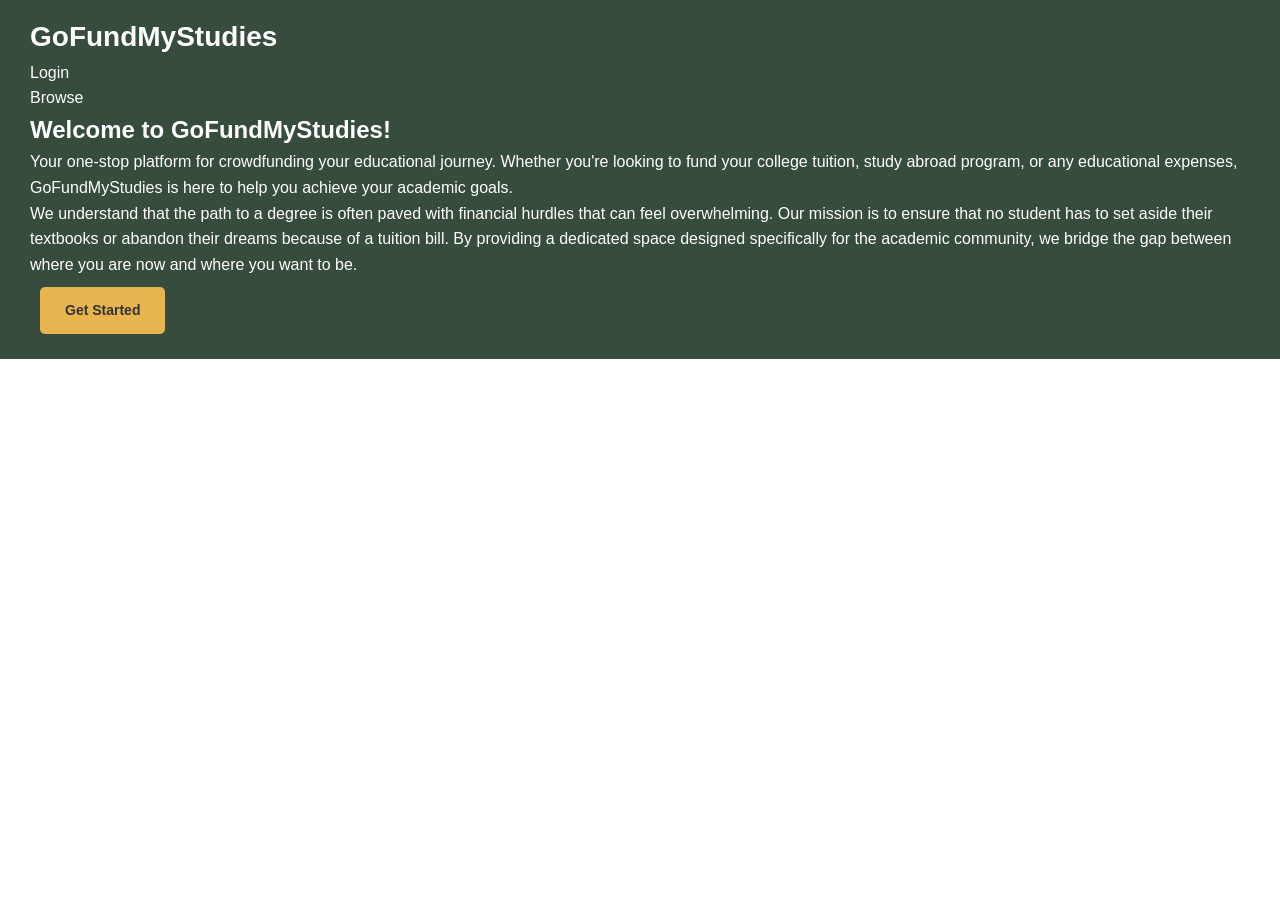
<file: code/browse.html>
<!DOCTYPE html>
<html lang="en">
<head>
    <meta charset="UTF-8">
    <meta name="viewport" content="width=device-width, initial-scale=1.0">
    <title>GoFundMyStudies</title>
    <link rel="stylesheet" href="style.css">
</head>
<body>
    <div class="header">
        <h1>GoFundMyStudies</h1>
        <div class="login">
            <p>Login</p>
        <div class="browse">
            <p>Browse</p>
        </div>
    </div>
    <div class="content">
        <h2>Welcome to GoFundMyStudies!</h2>
        <p>Your one-stop platform for crowdfunding your educational journey. Whether you're looking to fund your college tuition, study abroad program, or any educational expenses, GoFundMyStudies is here to help you achieve your academic goals.</p>
        <p>We understand that the path to a degree is often paved with financial hurdles that can feel overwhelming. Our mission is to ensure that no student has to set aside their textbooks or abandon their dreams because of a tuition bill. By providing a dedicated space designed specifically for the academic community, we bridge the gap between where you are now and where you want to be.</p>
        <a href="signup.html" class="signup">Get Started</a>
    </div>
</body>
</html>
</file>
<file: style.css>
:root {
    --color-primary: #087E4C;
    --color-primary-dark: #015843;
    --color-secondary: #f4bb49;
    --color-secondary-dark: #9b7733;
    --color-dark: #333;
    --color-light: #ffffff;
    --color-input: #dfdede;
    --color-muted: #666666;
    --color-surface: #f5f5f5;
    --color-surface-alt: #f9f9f9;
    --color-border: #e0e0e0;
    --color-footer-text: #aaaaaa;
    --color-button-alt: #555555;
    --color-button-alt-hover: #777777;
}

* {
    margin: 0;
    padding: 0;
    box-sizing: border-box;
}

body {
    font-family: 'Segoe UI', Tahoma, Verdana, sans-serif;
    line-height: 1.6;
    color: var(--color-dark);
}

/* Header */
.header {
    background-color: var(--color-primary-dark);
    color: var(--color-light);
    padding: 15px 30px;
    text-align: left;
    position: fixed;
    width: 100%;
    top: 0;
    z-index: 1000;
    display: flex;
    justify-content: space-between;
    align-items: center;
}

.header h1 {
    font-size: 28px;
    margin-bottom: 0;
    font: Verdana;
}

/* Hero Section */
.hero {
     background-image: radial-gradient(var(--color-primary), var(--color-primary-dark));
    color: var(--color-light);
    padding: 60px 30px;
    text-align: center;
    margin-bottom: 40px;
    margin-top: 75px;
}

.hero-content h2 {
    font-size: 36px;
    margin-bottom: 20px;
}

.hero-content p {
    font-size: 16px;
    margin-bottom: 15px;
    max-width: 800px;
    margin-left: auto;
    margin-right: auto;
}

.signup, .secondary-btn {
    display: inline-block;
    padding: 12px 25px;
    margin: 10px;
    background-color: var(--color-secondary);
    color: var(--color-dark);
    text-decoration: none;
    border-radius: 5px;
    font-weight: bold;
    transition: background-color 0.3s;
    cursor: pointer;
    border: none;
    font-size: 14px;
}

.signup:hover, .secondary-btn:hover {
    background-color: var(--color-secondary-dark);
    color: var(--color-light);
}

.secondary-btn {
    background-color: var(--color-button-alt);
    color: var(--color-light);
}

.secondary-btn:hover {
    background-color: var(--color-button-alt-hover);
}

/* How It Works Section */
.how-it-works {
    background-color: var(--color-surface);
    padding: 50px 30px;
    text-align: center;
}

.how-it-works h2 {
    font-size: 28px;
    margin-bottom: 40px;
    color: var(--color-primary);
}

.steps-container {
    display: grid;
    grid-template-columns: repeat(auto-fit, minmax(200px, 1fr));
    gap: 30px;
    max-width: 1000px;
    margin: 0 auto;
}

.step {
    background: var(--color-light);
    padding: 30px;
    border-radius: 10px;
    box-shadow: 0 2px 10px rgba(0,0,0,0.1);
    transition: transform 0.3s;
}

.step:hover {
    transform: translateY(-5px);
}

.step-number {
    background-color: var(--color-primary);
    color: var(--color-light);
    width: 50px;
    height: 50px;
    border-radius: 50%;
    display: flex;
    align-items: center;
    justify-content: center;
    margin: 0 auto 15px;
    font-weight: bold;
    font-size: 24px;
}

.step h3 {
    color: var(--color-primary);
    margin-bottom: 10px;
}

/* Features Section */
.features {
    padding: 50px 30px;
    background-color: var(--color-light);
    text-align: center;
}

.features h2 {
    font-size: 28px;
    margin-bottom: 40px;
    color: var(--color-primary);
}

.features-container {
    display: grid;
    grid-template-columns: repeat(auto-fit, minmax(220px, 1fr));
    gap: 30px;
    max-width: 1000px;
    margin: 0 auto;
}

.feature-card {
    background-color: var(--color-surface-alt);
    padding: 30px;
    border-radius: 10px;
    border-left: 4px solid var(--color-primary);
    transition: transform 0.3s;
}

.feature-card:hover {
    transform: translateX(5px);
}

.feature-card h3 {
    color: var(--color-primary);
    margin-bottom: 15px;
}

/* Featured Campaigns Section */
.featured-campaigns {
    padding: 50px 30px;
    background-color: var(--color-surface);
    text-align: center;
}

.featured-campaigns h2 {
    font-size: 28px;
    margin-bottom: 40px;
    color: var(--color-primary);
}

.campaigns-container {
    display: grid;
    grid-template-columns: repeat(auto-fit, minmax(300px, 1fr));
    gap: 30px;
    max-width: 1000px;
    margin: 0 auto;
}

.campaign-card {
    background: var(--color-light);
    padding: 25px;
    border-radius: 10px;
    box-shadow: 0 2px 10px rgba(0,0,0,0.1);
    text-align: left;
}

.campaign-image {
    font-size: 50px;
    text-align: center;
    margin-bottom: 15px;
}

.campaign-card h3 {
    color: var(--color-primary);
    margin-bottom: 10px;
}

.campaign-goal {
    color: var(--color-muted);
    font-size: 14px;
    margin-bottom: 10px;
}

.progress-bar {
    width: 100%;
    height: 10px;
    background-color: var(--color-border);
    border-radius: 5px;
    overflow: hidden;
    margin-bottom: 8px;
}

.progress {
    height: 100%;
    background-color: var(--color-primary);
    border-radius: 5px;
}

.progress-text {
    font-size: 12px;
    color: var(--color-muted);
    margin-bottom: 10px;
}

.campaign-description {
    color: var(--color-button-alt);
    font-size: 14px;
}

/* Testimonials Section */
.testimonials {
    padding: 50px 30px;
    background-color: var(--color-light);
    text-align: center;
}

.testimonials h2 {
    font-size: 28px;
    margin-bottom: 40px;
    color: var(--color-primary);
}

.testimonials-container {
    display: grid;
    grid-template-columns: repeat(auto-fit, minmax(280px, 1fr));
    gap: 30px;
    max-width: 1000px;
    margin: 0 auto;
}

.testimonial-card {
    background-color: var(--color-surface-alt);
    padding: 25px;
    border-radius: 10px;
    border-top: 4px solid var(--color-secondary);
}

.testimonial-text {
    color: var(--color-button-alt);
    font-style: italic;
    margin-bottom: 15px;
    font-size: 14px;
}

.testimonial-author {
    color: var(--color-primary);
    font-weight: bold;
    font-size: 14px;
}

/* Trust Elements Section */
.trust-elements {
    padding: 50px 30px;
    background-color: var(--color-surface);
    text-align: center;
}

.trust-elements h2 {
    font-size: 28px;
    margin-bottom: 40px;
    color: var(--color-primary);
}

.trust-container {
    display: grid;
    grid-template-columns: repeat(auto-fit, minmax(220px, 1fr));
    gap: 30px;
    max-width: 1000px;
    margin: 0 auto;
}

.trust-item {
    background: var(--color-light);
    padding: 30px;
    border-radius: 10px;
    box-shadow: 0 2px 10px rgba(0,0,0,0.05);
}

.trust-item h3 {
    color: var(--color-primary);
    margin-bottom: 10px;
    font-size: 16px;
}

.trust-item p {
    color: var(--color-muted);
    font-size: 14px;
}

/* FAQ Section */
.faq {
    padding: 50px 30px;
    background-color: var(--color-light);
}

.faq h2 {
    font-size: 28px;
    margin-bottom: 40px;
    color: var(--color-primary);
    text-align: center;
}

.faq-container {
    max-width: 800px;
    margin: 0 auto;
}

.faq-item {
    margin-bottom: 25px;
    padding: 20px;
    background-color: var(--color-surface-alt);
    border-radius: 5px;
    border-left: 4px solid var(--color-primary);
}

.faq-item h3 {
    color: var(--color-primary);
    margin-bottom: 10px;
    font-size: 16px;
}

.faq-item p {
    color: var(--color-muted);
    font-size: 14px;
}

/* Footer */
.footer {
    background-color: var(--color-primary-dark);
    color: var(--color-light);
    padding: 40px 30px 20px;
}

.footer-content {
    display: grid;
    grid-template-columns: repeat(auto-fit, minmax(220px, 1fr));
    gap: 30px;
    max-width: 1200px;
    margin: 0 auto 30px;
}

.footer-section h4 {
    margin-bottom: 15px;
    color: var(--color-secondary);
}

.footer-section p {
    font-size: 14px;
    line-height: 1.8;
}

.footer-section ul {
    list-style: none;
}

.footer-section ul li {
    margin-bottom: 10px;
}

.footer-section a {
    color: var(--color-secondary);
    text-decoration: none;
    transition: color 0.3s;
}

.footer-section a:hover {
    color: var(--color-light);
}

.footer-bottom {
    border-top: 1px solid var(--color-primary-dark);
    padding-top: 20px;
    text-align: center;
    font-size: 12px;
    color: var(--color-footer-text);
}

.footer-bottom a {
    color: var(--color-secondary);
    text-decoration: none;
}

.footer-bottom a:hover {
    color: var(--color-light);
}

/* Responsive Design */
@media (max-width: 768px) {
    .header {
        padding: 15px;
    }

    .login, .browse {
        position: static;
        margin: 5px;
        display: inline-block;
    }

    .hero-content h2 {
        font-size: 24px;
    }

    .signup, .secondary-btn {
        display: block;
        margin: 10px auto;
    }

    .steps-container,
    .features-container,
    .campaigns-container,
    .testimonials-container,
    .trust-container {
        grid-template-columns: 1fr;
    }

    .statistics {
        grid-template-columns: 1fr 1fr;
    }
}
</file>
<file: code/style.css>
* {
    margin: 0;
    padding: 0;
    box-sizing: border-box;
}

body {
    font-family: 'Segoe UI', Tahoma, Geneva, Verdana, sans-serif;
    line-height: 1.6;
    color: #333;
}

/* Header */
.header {
    background-color: #364c3c;
    color: white;
    padding: 15px 30px;
    text-align: left;
    position: fixed;
    width: 100%;
    top: 0;
    z-index: 1000;
}

.header h1 {
    font-size: 28px;
    margin-bottom: 0;
}

/* Hero Section */
.hero {
    background: linear-gradient(135deg, #364c3c 0%, #4d6052 100%);
    color: white;
    padding: 60px 30px;
    text-align: center;
    margin-bottom: 40px;
    margin-top: 75px;
}

.hero-content h2 {
    font-size: 36px;
    margin-bottom: 20px;
}

.hero-content p {
    font-size: 16px;
    margin-bottom: 15px;
    max-width: 800px;
    margin-left: auto;
    margin-right: auto;
}

.signup, .secondary-btn {
    display: inline-block;
    padding: 12px 25px;
    margin: 10px;
    background-color: #e8b44f;
    color: #333;
    text-decoration: none;
    border-radius: 5px;
    font-weight: bold;
    transition: background-color 0.3s;
    cursor: pointer;
    border: none;
    font-size: 14px;
}

.signup:hover, .secondary-btn:hover {
    background-color: #d4a347;
}

.secondary-btn {
    background-color: #555;
    color: white;
}

.secondary-btn:hover {
    background-color: #777;
}

/* How It Works Section */
.how-it-works {
    background-color: #f5f5f5;
    padding: 50px 30px;
    text-align: center;
}

.how-it-works h2 {
    font-size: 28px;
    margin-bottom: 40px;
    color: #364c3c;
}

.steps-container {
    display: grid;
    grid-template-columns: repeat(auto-fit, minmax(200px, 1fr));
    gap: 30px;
    max-width: 1000px;
    margin: 0 auto;
}

.step {
    background: white;
    padding: 30px;
    border-radius: 10px;
    box-shadow: 0 2px 10px rgba(0,0,0,0.1);
    transition: transform 0.3s;
}

.step:hover {
    transform: translateY(-5px);
}

.step-number {
    background-color: #364c3c;
    color: white;
    width: 50px;
    height: 50px;
    border-radius: 50%;
    display: flex;
    align-items: center;
    justify-content: center;
    margin: 0 auto 15px;
    font-weight: bold;
    font-size: 24px;
}

.step h3 {
    color: #364c3c;
    margin-bottom: 10px;
}

/* Features Section */
.features {
    padding: 50px 30px;
    background-color: white;
    text-align: center;
}

.features h2 {
    font-size: 28px;
    margin-bottom: 40px;
    color: #364c3c;
}

.features-container {
    display: grid;
    grid-template-columns: repeat(auto-fit, minmax(220px, 1fr));
    gap: 30px;
    max-width: 1000px;
    margin: 0 auto;
}

.feature-card {
    background-color: #f9f9f9;
    padding: 30px;
    border-radius: 10px;
    border-left: 4px solid #364c3c;
    transition: transform 0.3s;
}

.feature-card:hover {
    transform: translateX(5px);
}

.feature-card h3 {
    color: #364c3c;
    margin-bottom: 15px;
}

/* Statistics Section */
.statistics {
    background-color: #364c3c;
    color: white;
    padding: 50px 30px;
    display: grid;
    grid-template-columns: repeat(auto-fit, minmax(200px, 1fr));
    gap: 30px;
    text-align: center;
}

.stat-box h3 {
    font-size: 36px;
    margin-bottom: 10px;
    color: #e8b44f;
}

.stat-box p {
    font-size: 16px;
}

/* Featured Campaigns Section */
.featured-campaigns {
    padding: 50px 30px;
    background-color: #f5f5f5;
    text-align: center;
}

.featured-campaigns h2 {
    font-size: 28px;
    margin-bottom: 40px;
    color: #364c3c;
}

.campaigns-container {
    display: grid;
    grid-template-columns: repeat(auto-fit, minmax(300px, 1fr));
    gap: 30px;
    max-width: 1000px;
    margin: 0 auto;
}

.campaign-card {
    background: white;
    padding: 25px;
    border-radius: 10px;
    box-shadow: 0 2px 10px rgba(0,0,0,0.1);
    text-align: left;
}

.campaign-image {
    font-size: 50px;
    text-align: center;
    margin-bottom: 15px;
}

.campaign-card h3 {
    color: #364c3c;
    margin-bottom: 10px;
}

.campaign-goal {
    color: #666;
    font-size: 14px;
    margin-bottom: 10px;
}

.progress-bar {
    width: 100%;
    height: 10px;
    background-color: #e0e0e0;
    border-radius: 5px;
    overflow: hidden;
    margin-bottom: 8px;
}

.progress {
    height: 100%;
    background-color: #364c3c;
    border-radius: 5px;
}

.progress-text {
    font-size: 12px;
    color: #666;
    margin-bottom: 10px;
}

.campaign-description {
    color: #555;
    font-size: 14px;
}

/* Testimonials Section */
.testimonials {
    padding: 50px 30px;
    background-color: white;
    text-align: center;
}

.testimonials h2 {
    font-size: 28px;
    margin-bottom: 40px;
    color: #364c3c;
}

.testimonials-container {
    display: grid;
    grid-template-columns: repeat(auto-fit, minmax(280px, 1fr));
    gap: 30px;
    max-width: 1000px;
    margin: 0 auto;
}

.testimonial-card {
    background-color: #f9f9f9;
    padding: 25px;
    border-radius: 10px;
    border-top: 4px solid #e8b44f;
}

.testimonial-text {
    color: #555;
    font-style: italic;
    margin-bottom: 15px;
    font-size: 14px;
}

.testimonial-author {
    color: #364c3c;
    font-weight: bold;
    font-size: 14px;
}

/* Trust Elements Section */
.trust-elements {
    padding: 50px 30px;
    background-color: #f5f5f5;
    text-align: center;
}

.trust-elements h2 {
    font-size: 28px;
    margin-bottom: 40px;
    color: #364c3c;
}

.trust-container {
    display: grid;
    grid-template-columns: repeat(auto-fit, minmax(220px, 1fr));
    gap: 30px;
    max-width: 1000px;
    margin: 0 auto;
}

.trust-item {
    background: white;
    padding: 30px;
    border-radius: 10px;
    box-shadow: 0 2px 10px rgba(0,0,0,0.05);
}

.trust-item h3 {
    color: #364c3c;
    margin-bottom: 10px;
    font-size: 16px;
}

.trust-item p {
    color: #666;
    font-size: 14px;
}

/* FAQ Section */
.faq {
    padding: 50px 30px;
    background-color: white;
}

.faq h2 {
    font-size: 28px;
    margin-bottom: 40px;
    color: #364c3c;
    text-align: center;
}

.faq-container {
    max-width: 800px;
    margin: 0 auto;
}

.faq-item {
    margin-bottom: 25px;
    padding: 20px;
    background-color: #f9f9f9;
    border-radius: 5px;
    border-left: 4px solid #364c3c;
}

.faq-item h3 {
    color: #364c3c;
    margin-bottom: 10px;
    font-size: 16px;
}

.faq-item p {
    color: #666;
    font-size: 14px;
}

/* Footer */
.footer {
    background-color: #364c3c;
    color: white;
    padding: 40px 30px 20px;
}

.footer-content {
    display: grid;
    grid-template-columns: repeat(auto-fit, minmax(220px, 1fr));
    gap: 30px;
    max-width: 1200px;
    margin: 0 auto 30px;
}

.footer-section h4 {
    margin-bottom: 15px;
    color: #e8b44f;
}

.footer-section p {
    font-size: 14px;
    line-height: 1.8;
}

.footer-section ul {
    list-style: none;
}

.footer-section ul li {
    margin-bottom: 10px;
}

.footer-section a {
    color: #e8b44f;
    text-decoration: none;
    transition: color 0.3s;
}

.footer-section a:hover {
    color: white;
}

.footer-bottom {
    border-top: 1px solid #4d6052;
    padding-top: 20px;
    text-align: center;
    font-size: 12px;
    color: #aaa;
}

.footer-bottom a {
    color: #e8b44f;
    text-decoration: none;
}

.footer-bottom a:hover {
    color: white;
}

/* Responsive Design */
@media (max-width: 768px) {
    .header {
        padding: 15px;
    }

    .login, .browse {
        position: static;
        margin: 5px;
        display: inline-block;
    }

    .hero-content h2 {
        font-size: 24px;
    }

    .signup, .secondary-btn {
        display: block;
        margin: 10px auto;
    }

    .steps-container,
    .features-container,
    .campaigns-container,
    .testimonials-container,
    .trust-container {
        grid-template-columns: 1fr;
    }

    .statistics {
        grid-template-columns: 1fr 1fr;
    }
}
</file>
